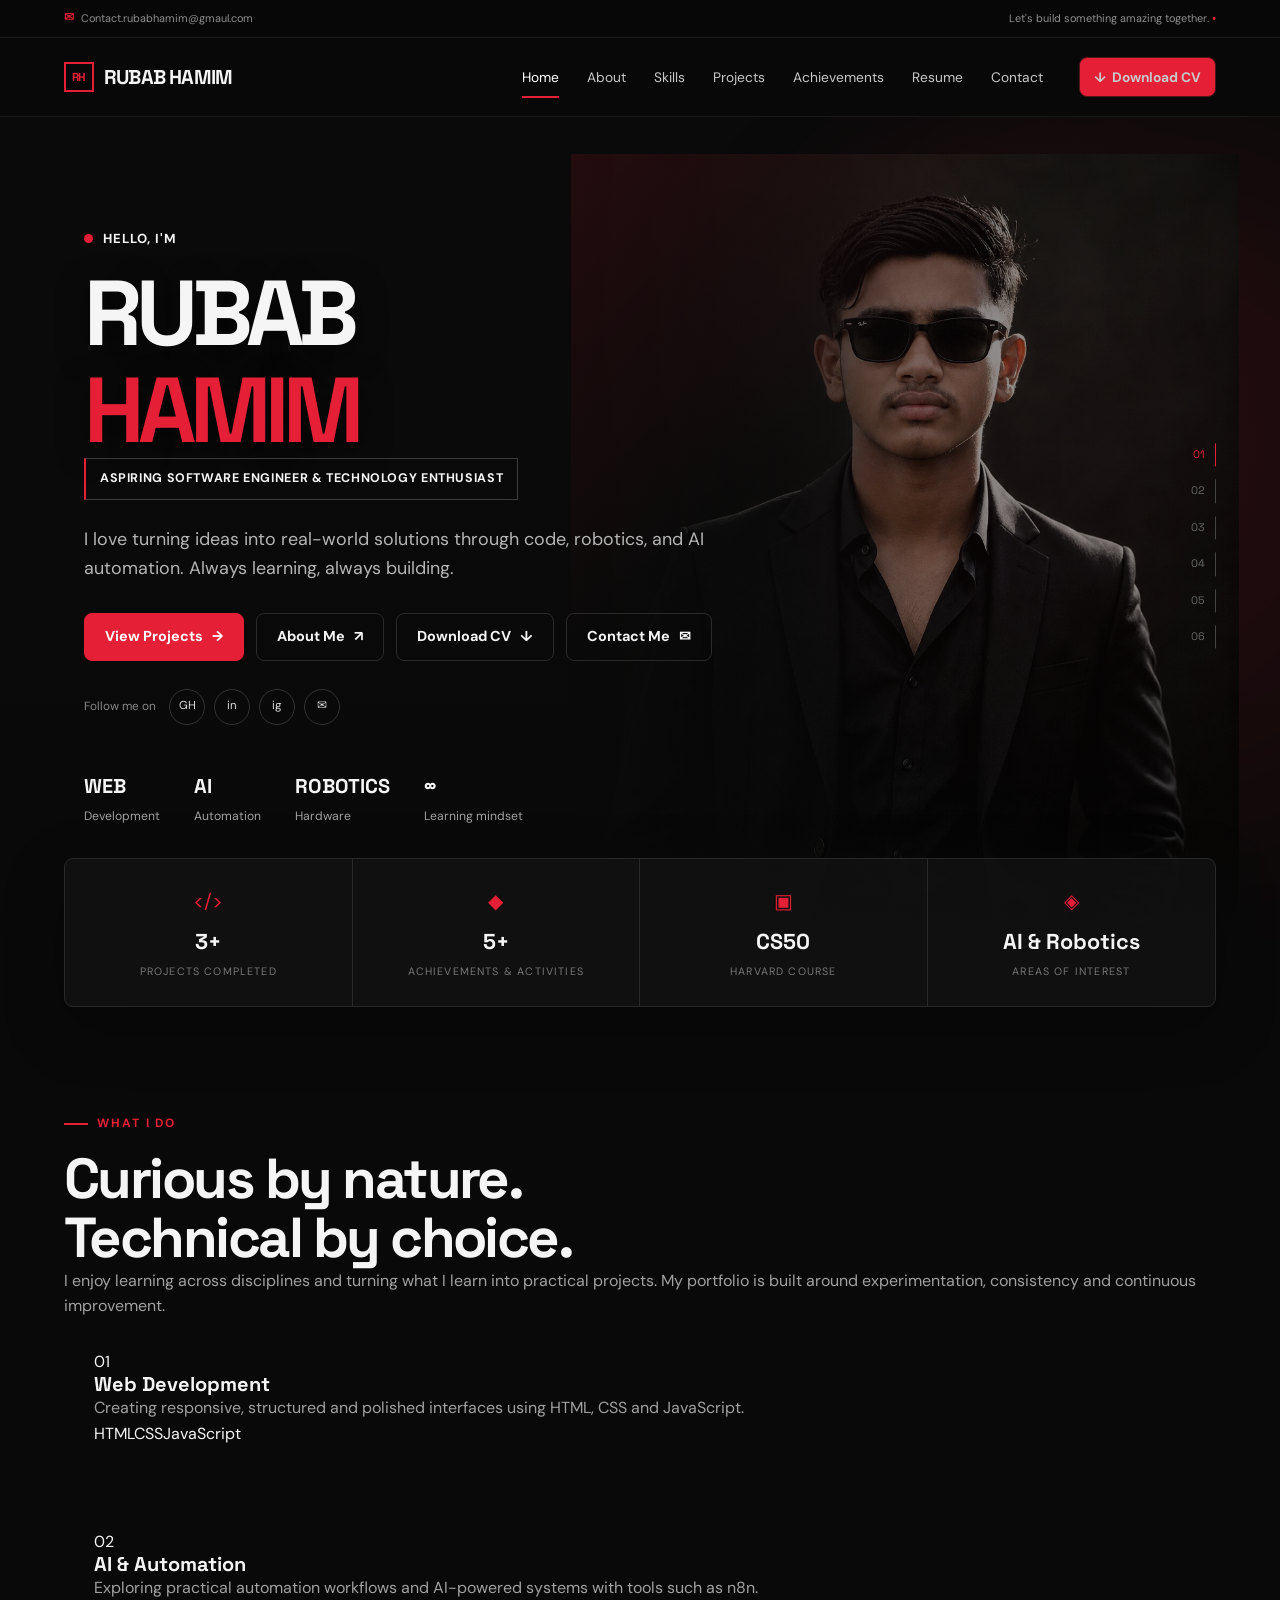
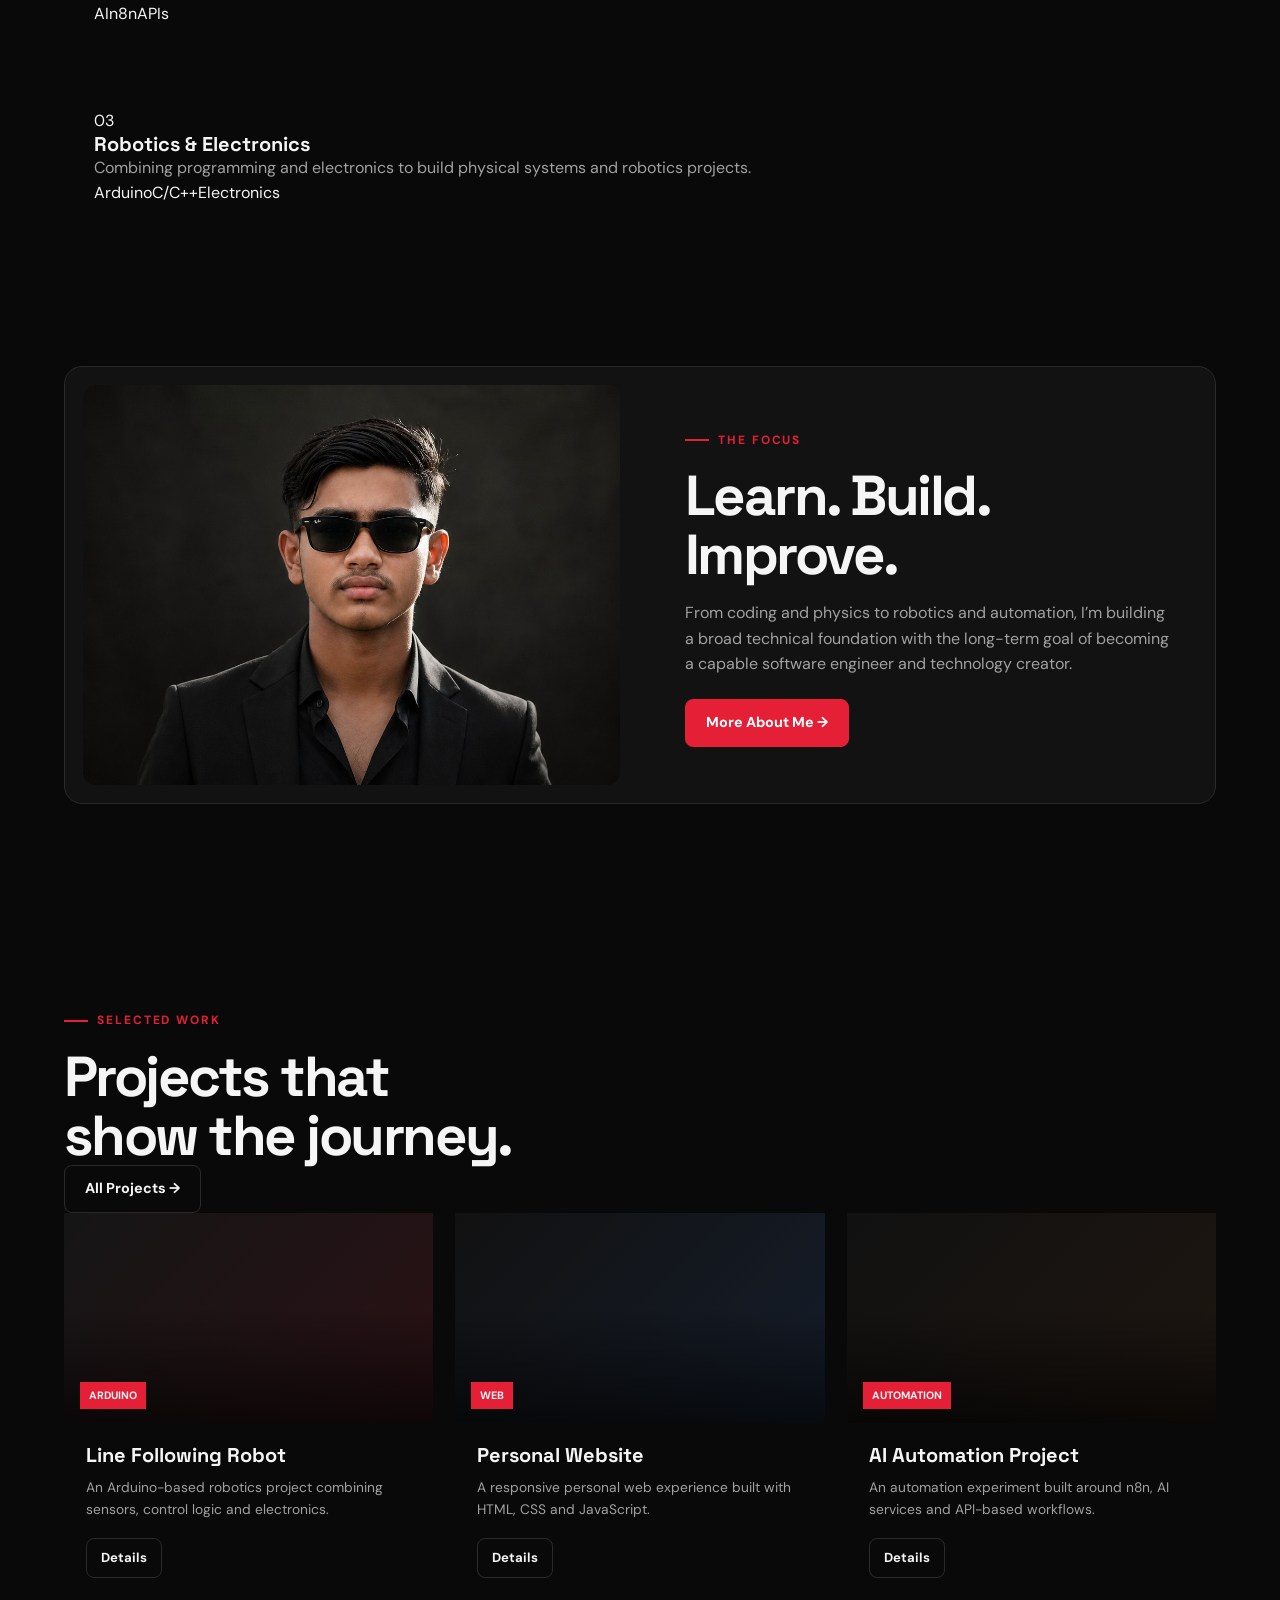
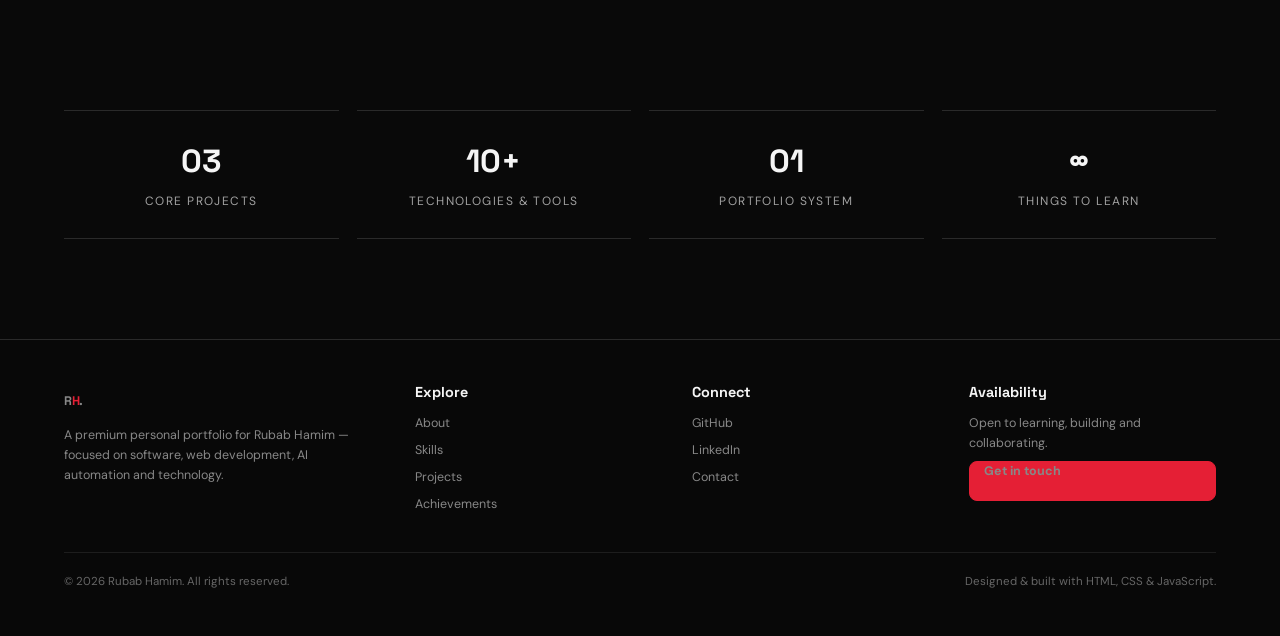
<file: index.html>
<!DOCTYPE html>
<html lang="en">
<head>
<meta charset="UTF-8">
<meta name="viewport" content="width=device-width, initial-scale=1.0">
<meta name="description" content="Home — Rubab Hamim, aspiring software engineer and technology enthusiast.">
<title>Home | Rubab Hamim</title>
<link rel="stylesheet" href="css/style.css">
</head>
<body>

<div class="top-strip">
  <div class="container">
    <div class="top-contact">
      <span><b>✉</b> Contact.rubabhamim@gmaul.com</span>
      <span><b></b></span>
    </div>
    <span>Let's build something amazing together. <b style="color:var(--red)">•</b></span>
  </div>
</div>
<header class="site-header home-nav">
  <div class="container nav">
    <a class="logo" href="index.html"><span class="mark">RH</span> RUBAB HAMIM</a>
    <button class="menu-btn" aria-label="Open navigation" aria-expanded="false">☰</button>
    <nav class="nav-links">
      <a class="active" href="index.html">Home</a>
      <a href="about.html">About</a>
      <a href="skills.html">Skills</a>
      <a href="projects.html">Projects</a>
      <a href="achievements.html">Achievements</a>
      <a href="resume.html">Resume</a>
      <a href="contact.html">Contact</a>
      <a class="btn btn-primary btn-small nav-cta" href="resume.html">↓ &nbsp;Download CV</a>
    </nav>
  </div>
</header>


<main>
<section class="hero hero-reference">
  <div class="container hero-grid">
    <div class="hero-copy reveal">
      <div class="hero-kicker">Hello, I'm</div>
      <h1>Rubab<br><span class="hero-title-red">Hamim</span></h1>
      <div class="hero-role">Aspiring Software Engineer &amp; Technology Enthusiast</div>
      <p>I love turning ideas into real-world solutions through code, robotics, and AI automation. Always learning, always building.</p>
      <div class="hero-actions">
        <a class="btn btn-primary" href="projects.html">View Projects &nbsp; →</a>
        <a class="btn btn-ghost" href="about.html">About Me &nbsp; ↗</a>
        <a class="btn btn-ghost" href="resume.html">Download CV &nbsp; ↓</a>
        <a class="btn btn-ghost" href="contact.html">Contact Me &nbsp; ✉</a>
      </div>
      <div class="social-row">
        <span>Follow me on</span>
        <a class="social-btn" href="#" aria-label="GitHub placeholder">GH</a>
        <a class="social-btn" href="#" aria-label="LinkedIn placeholder">in</a>
        <a class="social-btn" href="#" aria-label="Instagram placeholder">ig</a>
        <a class="social-btn" href="contact.html" aria-label="Email">✉</a>
      </div>
      <div class="hero-meta">
        <div class="meta"><strong>WEB</strong><span>Development</span></div>
        <div class="meta"><strong>AI</strong><span>Automation</span></div>
        <div class="meta"><strong>ROBOTICS</strong><span>Hardware</span></div>
        <div class="meta"><strong>∞</strong><span>Learning mindset</span></div>
      </div>
    </div>

    <div class="hero-photo" aria-hidden="true">
      <div class="photo-frame"><img src="assets/images/profile.png" alt=""></div>
    </div>

    <div class="hero-side-nav" aria-hidden="true">
      <span class="active">01</span><span>02</span><span>03</span><span>04</span><span>05</span><span>06</span>
    </div>
  </div>
</section>

<section class="reference-stats">
  <div class="container">
    <div class="stats-panel">
      <div class="reference-stat"><div class="stat-icon">&lt;/&gt;</div><strong>3+</strong><span>Projects completed</span></div>
      <div class="reference-stat"><div class="stat-icon">◆</div><strong>5+</strong><span>Achievements &amp; activities</span></div>
      <div class="reference-stat"><div class="stat-icon">▣</div><strong>CS50</strong><span>Harvard course</span></div>
      <div class="reference-stat"><div class="stat-icon">◈</div><strong>AI &amp; Robotics</strong><span>Areas of interest</span></div>
    </div>
  </div>
</section>



<section class="section">
  <div class="container">
    <div class="section-head reveal">
      <div><span class="eyebrow">What I do</span><h2>Curious by nature.<br>Technical by choice.</h2></div>
      <p>I enjoy learning across disciplines and turning what I learn into practical projects. My portfolio is built around experimentation, consistency and continuous improvement.</p>
    </div>
    <div class="grid cards">
      <article class="card reveal"><div class="icon-box">01</div><h3>Web Development</h3><p>Creating responsive, structured and polished interfaces using HTML, CSS and JavaScript.</p><div class="tag-list"><span class="tag">HTML</span><span class="tag">CSS</span><span class="tag">JavaScript</span></div></article>
      <article class="card reveal"><div class="icon-box">02</div><h3>AI & Automation</h3><p>Exploring practical automation workflows and AI-powered systems with tools such as n8n.</p><div class="tag-list"><span class="tag">AI</span><span class="tag">n8n</span><span class="tag">APIs</span></div></article>
      <article class="card reveal"><div class="icon-box">03</div><h3>Robotics & Electronics</h3><p>Combining programming and electronics to build physical systems and robotics projects.</p><div class="tag-list"><span class="tag">Arduino</span><span class="tag">C/C++</span><span class="tag">Electronics</span></div></article>
    </div>
  </div>
</section>

<section class="section" style="padding-top:30px">
  <div class="container">
    <div class="feature reveal">
      <div class="feature-image"><img src="assets/images/profile.png" alt="Rubab Hamim portrait"></div>
      <div class="feature-copy">
        <span class="eyebrow">The focus</span>
        <h2>Learn. Build.<br>Improve.</h2>
        <p>From coding and physics to robotics and automation, I’m building a broad technical foundation with the long-term goal of becoming a capable software engineer and technology creator.</p>
        <a class="btn btn-primary" href="about.html">More About Me →</a>
      </div>
    </div>
  </div>
</section>

<section class="section">
  <div class="container">
    <div class="section-head reveal"><div><span class="eyebrow">Selected work</span><h2>Projects that<br>show the journey.</h2></div><a class="btn btn-ghost" href="projects.html">All Projects →</a></div>
    <div class="grid project-grid">
      <article class="card project-card reveal"><div class="project-image" style="background:linear-gradient(135deg,#151515,#2b1115)"><div class="project-label">Arduino</div></div><div class="project-body"><h3>Line Following Robot</h3><p>An Arduino-based robotics project combining sensors, control logic and electronics.</p><div class="project-links"><a class="btn btn-ghost btn-small" href="projects.html">Details</a></div></div></article>
      <article class="card project-card reveal"><div class="project-image" style="background:linear-gradient(135deg,#111,#151d2b)"><div class="project-label">Web</div></div><div class="project-body"><h3>Personal Website</h3><p>A responsive personal web experience built with HTML, CSS and JavaScript.</p><div class="project-links"><a class="btn btn-ghost btn-small" href="projects.html">Details</a></div></div></article>
      <article class="card project-card reveal"><div class="project-image" style="background:linear-gradient(135deg,#111,#1e1610)"><div class="project-label">Automation</div></div><div class="project-body"><h3>AI Automation Project</h3><p>An automation experiment built around n8n, AI services and API-based workflows.</p><div class="project-links"><a class="btn btn-ghost btn-small" href="projects.html">Details</a></div></div></article>
    </div>
  </div>
</section>

<section class="section" style="padding-top:10px">
  <div class="container">
    <div class="grid stats">
      <div class="stat reveal"><strong>03</strong><span>Core Projects</span></div>
      <div class="stat reveal"><strong>10+</strong><span>Technologies & Tools</span></div>
      <div class="stat reveal"><strong>01</strong><span>Portfolio System</span></div>
      <div class="stat reveal"><strong>∞</strong><span>Things to Learn</span></div>
    </div>
  </div>
</section>
</main>


<footer class="footer">
  <div class="container">
    <div class="footer-grid">
      <div>
        <a class="logo" href="index.html">R<span>H</span>.</a>
        <p style="max-width:310px;margin-top:14px">A premium personal portfolio for Rubab Hamim — focused on software, web development, AI automation and technology.</p>
      </div>
      <div><h4>Explore</h4><a href="about.html">About</a><a href="skills.html">Skills</a><a href="projects.html">Projects</a><a href="achievements.html">Achievements</a></div>
      <div><h4>Connect</h4><a href="#" aria-label="GitHub placeholder">GitHub</a><a href="#" aria-label="LinkedIn placeholder">LinkedIn</a><a href="contact.html">Contact</a></div>
      <div><h4>Availability</h4><p>Open to learning, building and collaborating.</p><a class="btn btn-primary btn-small" href="contact.html">Get in touch</a></div>
    </div>
    <div class="footer-bottom"><span>© <span data-year></span> Rubab Hamim. All rights reserved.</span><span>Designed & built with HTML, CSS & JavaScript.</span></div>
  </div>
</footer>

<script src="js/script.js"></script>
</body>
</html>
</file>
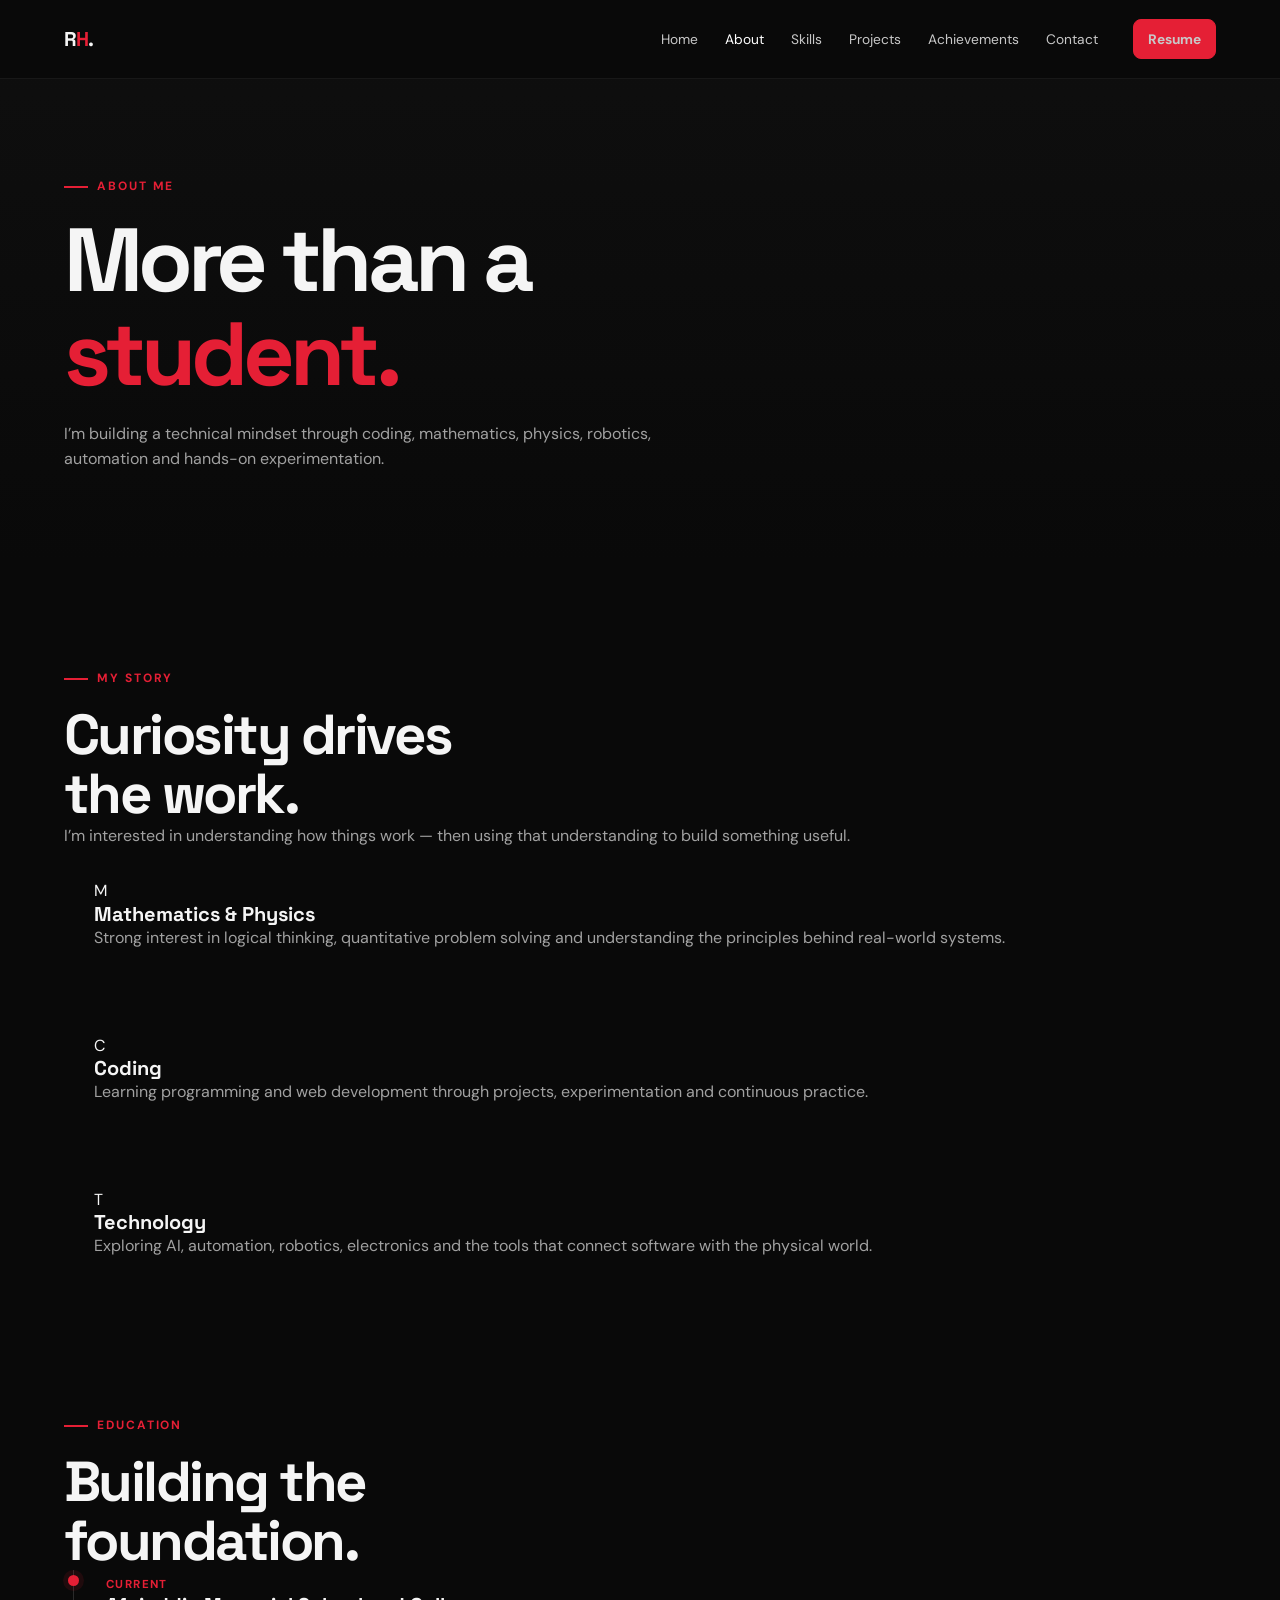
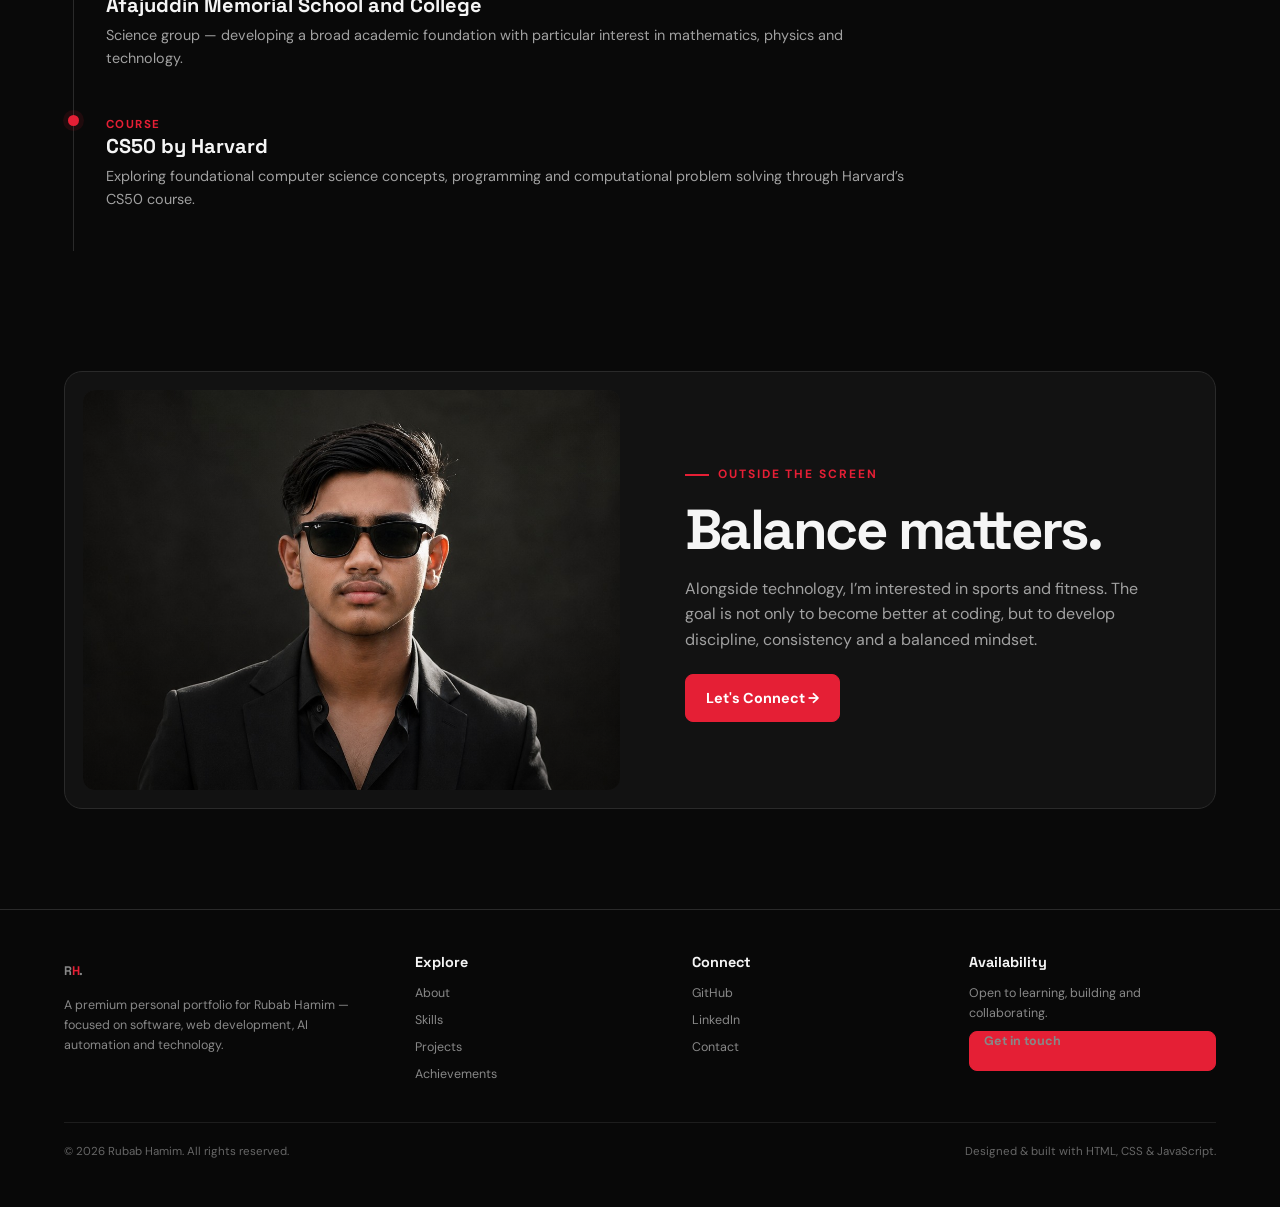
<file: about.html>
<!DOCTYPE html>
<html lang="en">
<head>
<meta charset="UTF-8">
<meta name="viewport" content="width=device-width, initial-scale=1.0">
<meta name="description" content="About — Rubab Hamim, aspiring software engineer and technology enthusiast.">
<title>About | Rubab Hamim</title>
<link rel="stylesheet" href="css/style.css">
</head>
<body>

<header class="site-header">
  <div class="container nav">
    <a class="logo" href="index.html">R<span>H</span>.</a>
    <button class="menu-btn" aria-label="Open navigation" aria-expanded="false">☰</button>
    <nav class="nav-links">
      <a class="" href="index.html">Home</a>
      <a class="active" href="about.html">About</a>
      <a class="" href="skills.html">Skills</a>
      <a class="" href="projects.html">Projects</a>
      <a class="" href="achievements.html">Achievements</a>
      <a class="" href="contact.html">Contact</a>
      <a class="btn btn-primary btn-small nav-cta" href="resume.html">Resume</a>
    </nav>
  </div>
</header>


<main>
<section class="page-hero"><div class="container reveal"><span class="eyebrow">About me</span><h1>More than a<br><span style="color:var(--red)">student.</span></h1><p>I’m building a technical mindset through coding, mathematics, physics, robotics, automation and hands-on experimentation.</p></div></section>
<section class="section"><div class="container">
  <div class="section-head reveal"><div><span class="eyebrow">My story</span><h2>Curiosity drives<br>the work.</h2></div><p>I’m interested in understanding how things work — then using that understanding to build something useful.</p></div>
  <div class="grid cards">
    <article class="card reveal"><div class="icon-box">M</div><h3>Mathematics & Physics</h3><p>Strong interest in logical thinking, quantitative problem solving and understanding the principles behind real-world systems.</p></article>
    <article class="card reveal"><div class="icon-box">C</div><h3>Coding</h3><p>Learning programming and web development through projects, experimentation and continuous practice.</p></article>
    <article class="card reveal"><div class="icon-box">T</div><h3>Technology</h3><p>Exploring AI, automation, robotics, electronics and the tools that connect software with the physical world.</p></article>
  </div>
</div></section>
<section class="section" style="padding-top:20px"><div class="container">
  <div class="section-head reveal"><div><span class="eyebrow">Education</span><h2>Building the<br>foundation.</h2></div></div>
  <div class="timeline">
    <div class="timeline-item reveal"><span class="year">Current</span><h3>Afajuddin Memorial School and College</h3><p>Science group — developing a broad academic foundation with particular interest in mathematics, physics and technology.</p></div>
    <div class="timeline-item reveal"><span class="year">Course</span><h3>CS50 by Harvard</h3><p>Exploring foundational computer science concepts, programming and computational problem solving through Harvard’s CS50 course.</p></div>
  </div>
</div></section>
<section class="section" style="padding-top:20px"><div class="container">
  <div class="feature reveal">
    <div class="feature-image"><img src="assets/images/profile.png" alt="Rubab Hamim"></div>
    <div class="feature-copy"><span class="eyebrow">Outside the screen</span><h2>Balance matters.</h2><p>Alongside technology, I’m interested in sports and fitness. The goal is not only to become better at coding, but to develop discipline, consistency and a balanced mindset.</p><a class="btn btn-primary" href="contact.html">Let's Connect →</a></div>
  </div>
</div></section>
</main>


<footer class="footer">
  <div class="container">
    <div class="footer-grid">
      <div>
        <a class="logo" href="index.html">R<span>H</span>.</a>
        <p style="max-width:310px;margin-top:14px">A premium personal portfolio for Rubab Hamim — focused on software, web development, AI automation and technology.</p>
      </div>
      <div><h4>Explore</h4><a href="about.html">About</a><a href="skills.html">Skills</a><a href="projects.html">Projects</a><a href="achievements.html">Achievements</a></div>
      <div><h4>Connect</h4><a href="#" aria-label="GitHub placeholder">GitHub</a><a href="#" aria-label="LinkedIn placeholder">LinkedIn</a><a href="contact.html">Contact</a></div>
      <div><h4>Availability</h4><p>Open to learning, building and collaborating.</p><a class="btn btn-primary btn-small" href="contact.html">Get in touch</a></div>
    </div>
    <div class="footer-bottom"><span>© <span data-year></span> Rubab Hamim. All rights reserved.</span><span>Designed & built with HTML, CSS & JavaScript.</span></div>
  </div>
</footer>

<script src="js/script.js"></script>
</body>
</html>
</file>
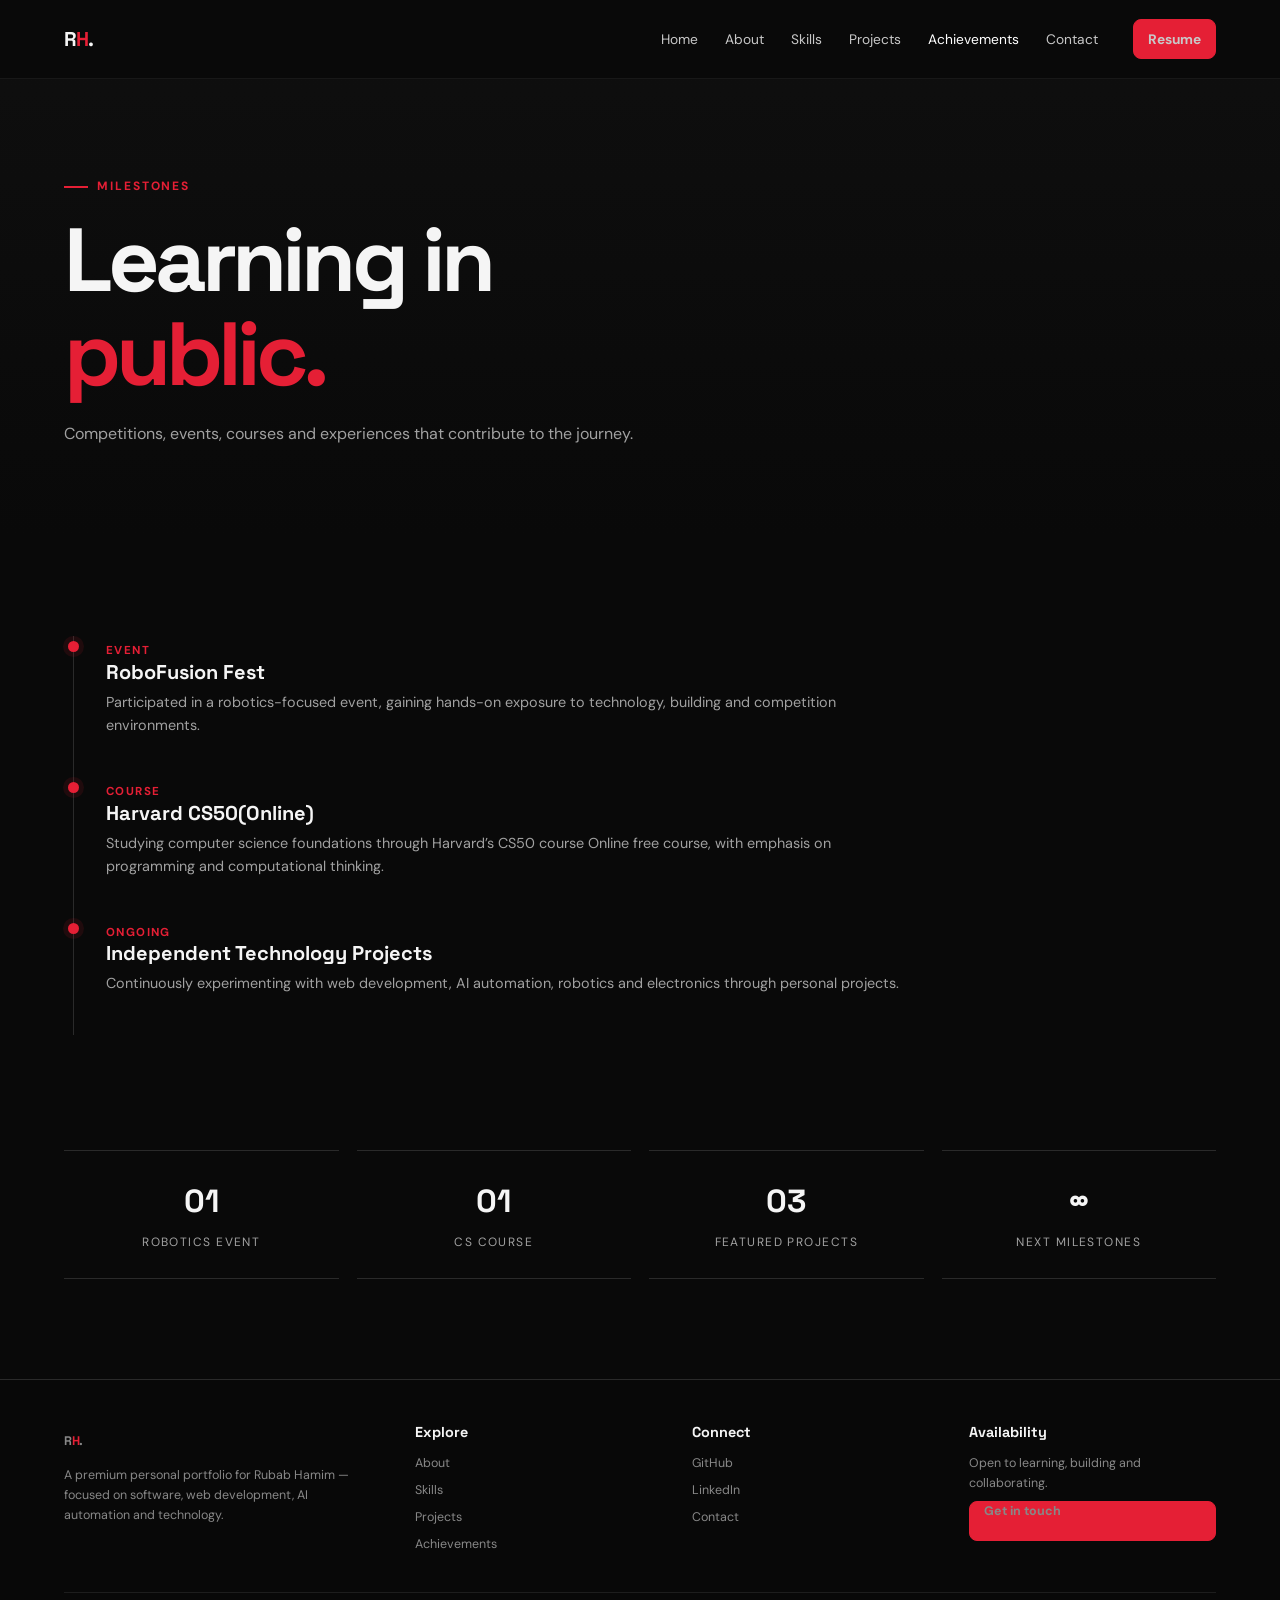
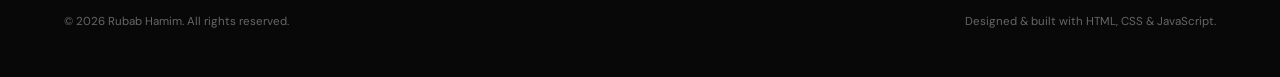
<file: achievements.html>
<!DOCTYPE html>
<html lang="en">
<head>
<meta charset="UTF-8">
<meta name="viewport" content="width=device-width, initial-scale=1.0">
<meta name="description" content="Achievements — Rubab Hamim, aspiring software engineer and technology enthusiast.">
<title>Achievements | Rubab Hamim</title>
<link rel="stylesheet" href="css/style.css">
</head>
<body>

<header class="site-header">
  <div class="container nav">
    <a class="logo" href="index.html">R<span>H</span>.</a>
    <button class="menu-btn" aria-label="Open navigation" aria-expanded="false">☰</button>
    <nav class="nav-links">
      <a class="" href="index.html">Home</a>
      <a class="" href="about.html">About</a>
      <a class="" href="skills.html">Skills</a>
      <a class="" href="projects.html">Projects</a>
      <a class="active" href="achievements.html">Achievements</a>
      <a class="" href="contact.html">Contact</a>
      <a class="btn btn-primary btn-small nav-cta" href="resume.html">Resume</a>
    </nav>
  </div>
</header>


<main>
<section class="page-hero"><div class="container reveal"><span class="eyebrow">Milestones</span><h1>Learning in<br><span style="color:var(--red)">public.</span></h1><p>Competitions, events, courses and experiences that contribute to the journey.</p></div></section>
<section class="section"><div class="container">
  <div class="timeline">
    <div class="timeline-item reveal"><span class="year">Event</span><h3>RoboFusion Fest</h3><p>Participated in a robotics-focused event, gaining hands-on exposure to technology, building and competition environments.</p></div>
    <div class="timeline-item reveal"><span class="year">Course</span><h3>Harvard CS50(Online)</h3><p>Studying computer science foundations through Harvard’s CS50 course Online free course, with emphasis on programming and computational thinking.</p></div>
    <div class="timeline-item reveal"><span class="year">Ongoing</span><h3>Independent Technology Projects</h3><p>Continuously experimenting with web development, AI automation, robotics and electronics through personal projects.</p></div>
  </div>
</div></section>
<section class="section" style="padding-top:15px"><div class="container"><div class="grid stats"><div class="stat reveal"><strong>01</strong><span>Robotics Event</span></div><div class="stat reveal"><strong>01</strong><span>CS Course</span></div><div class="stat reveal"><strong>03</strong><span>Featured Projects</span></div><div class="stat reveal"><strong>∞</strong><span>Next Milestones</span></div></div></div></section>
</main>


<footer class="footer">
  <div class="container">
    <div class="footer-grid">
      <div>
        <a class="logo" href="index.html">R<span>H</span>.</a>
        <p style="max-width:310px;margin-top:14px">A premium personal portfolio for Rubab Hamim — focused on software, web development, AI automation and technology.</p>
      </div>
      <div><h4>Explore</h4><a href="about.html">About</a><a href="skills.html">Skills</a><a href="projects.html">Projects</a><a href="achievements.html">Achievements</a></div>
      <div><h4>Connect</h4><a href="#" aria-label="GitHub placeholder">GitHub</a><a href="#" aria-label="LinkedIn placeholder">LinkedIn</a><a href="contact.html">Contact</a></div>
      <div><h4>Availability</h4><p>Open to learning, building and collaborating.</p><a class="btn btn-primary btn-small" href="contact.html">Get in touch</a></div>
    </div>
    <div class="footer-bottom"><span>© <span data-year></span> Rubab Hamim. All rights reserved.</span><span>Designed & built with HTML, CSS & JavaScript.</span></div>
  </div>
</footer>

<script src="js/script.js"></script>
</body>
</html>
</file>
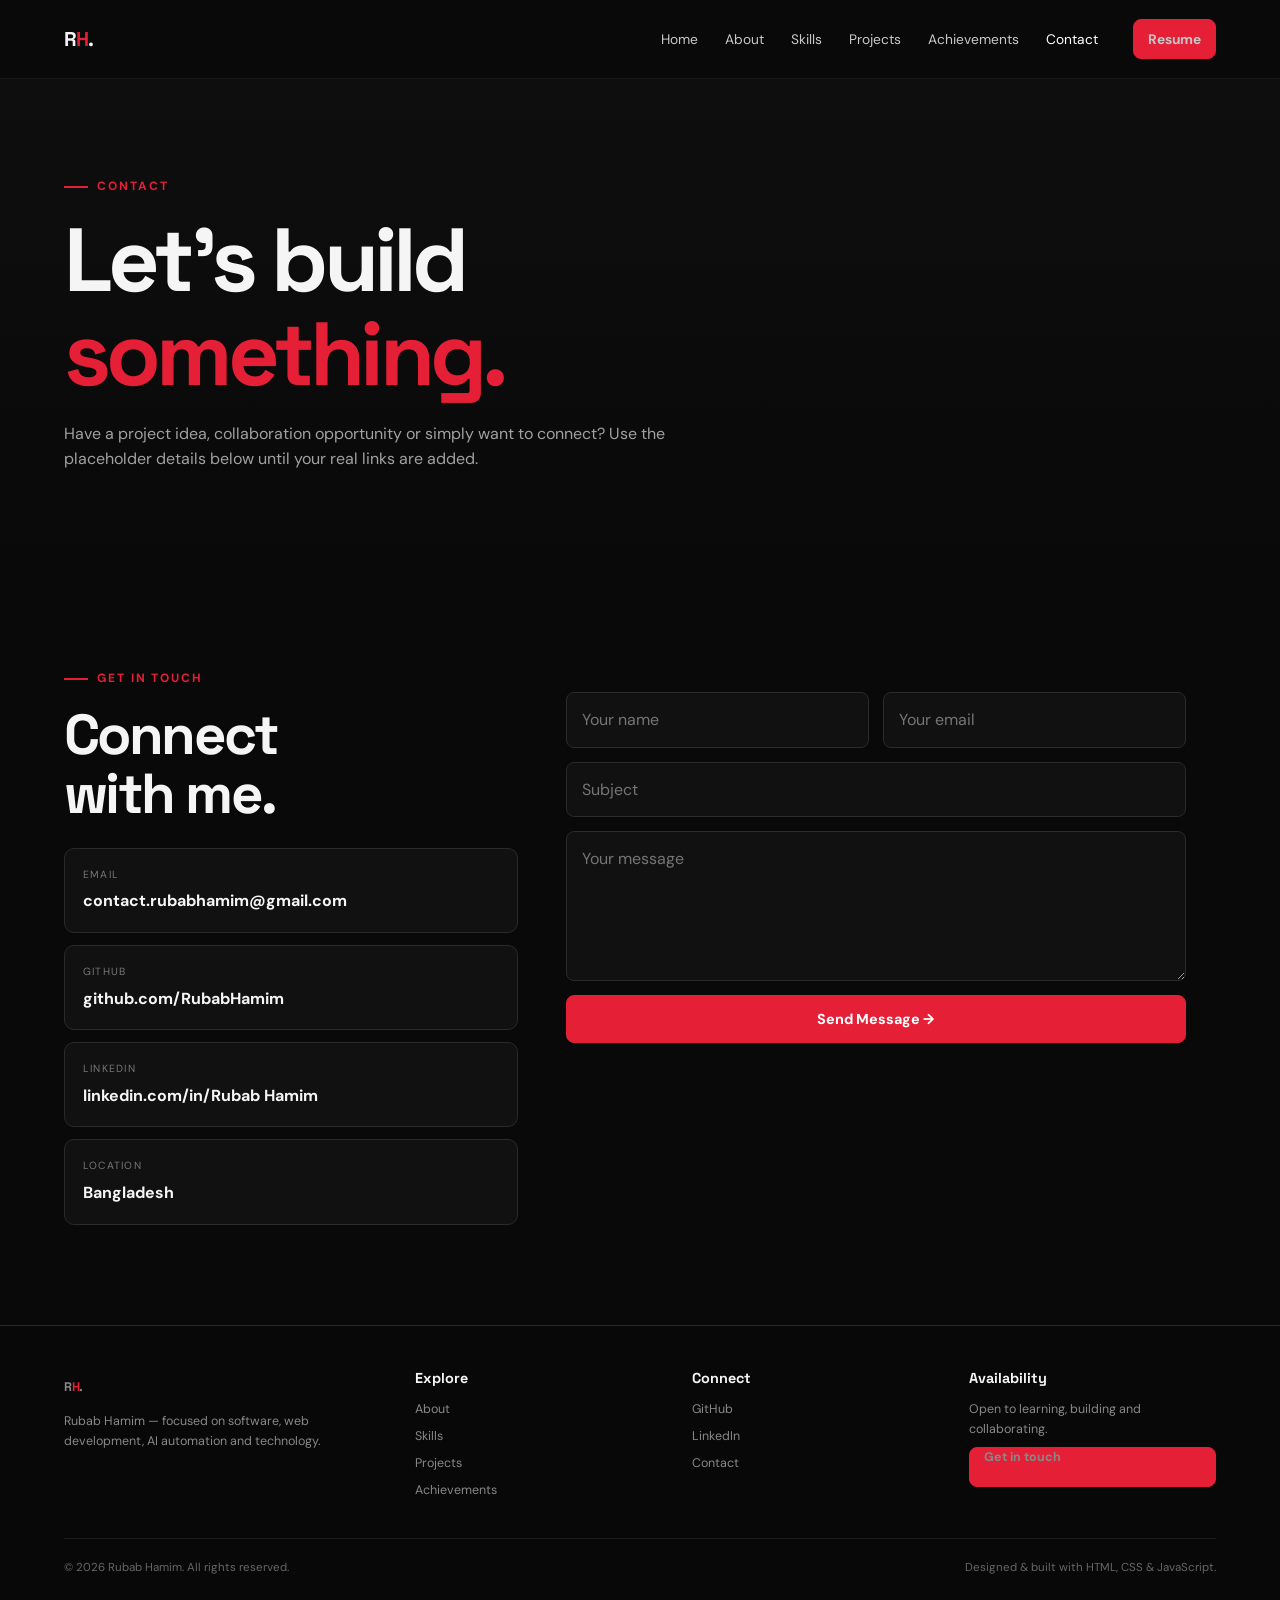
<file: contact.html>
<!DOCTYPE html>
<html lang="en">
<head>
<meta charset="UTF-8">
<meta name="viewport" content="width=device-width, initial-scale=1.0">
<meta name="description" content="Contact — Rubab Hamim, aspiring software engineer and technology enthusiast.">
<title>Contact | Rubab Hamim</title>
<link rel="stylesheet" href="css/style.css">
</head>
<body>

<header class="site-header">
  <div class="container nav">
    <a class="logo" href="index.html">R<span>H</span>.</a>
    <button class="menu-btn" aria-label="Open navigation" aria-expanded="false">☰</button>
    <nav class="nav-links">
      <a class="" href="index.html">Home</a>
      <a class="" href="about.html">About</a>
      <a class="" href="skills.html">Skills</a>
      <a class="" href="projects.html">Projects</a>
      <a class="" href="achievements.html">Achievements</a>
      <a class="active" href="contact.html">Contact</a>
      <a class="btn btn-primary btn-small nav-cta" href="resume.html">Resume</a>
    </nav>
  </div>
</header>


<main>
<section class="page-hero"><div class="container reveal"><span class="eyebrow">Contact</span><h1>Let's build<br><span style="color:var(--red)">something.</span></h1><p>Have a project idea, collaboration opportunity or simply want to connect? Use the placeholder details below until your real links are added.</p></div></section>
<section class="section"><div class="container grid contact-grid">
  <div class="reveal">
    <span class="eyebrow">Get in touch</span><h2>Connect<br>with me.</h2>
    <div class="contact-list">
      <div class="contact-item"><small>Email</small><strong>contact.rubabhamim@gmail.com</strong></div>
      <div class="contact-item"><small>GitHub</small><strong>github.com/RubabHamim</strong></div>
      <div class="contact-item"><small>LinkedIn</small><strong>linkedin.com/in/Rubab Hamim</strong></div>
      <div class="contact-item"><small>Location</small><strong>Bangladesh</strong></div>
    </div>
  </div>
  <div class="card reveal">
    <form class="form" id="contactForm">
      <div class="form-row"><input required type="text" placeholder="Your name"><input required type="email" placeholder="Your email"></div>
      <input type="text" placeholder="Subject">
      <textarea required placeholder="Your message"></textarea>
      <button class="btn btn-primary" type="submit">Send Message →</button>
      <p style="font-size:.72rem"></p>
    </form>
  </div>
</div></section>
</main>
<div class="toast"></div>


<footer class="footer">
  <div class="container">
    <div class="footer-grid">
      <div>
        <a class="logo" href="index.html">R<span>H</span>.</a>
        <p style="max-width:310px;margin-top:14px">Rubab Hamim — focused on software, web development, AI automation and technology.</p>
      </div>
      <div><h4>Explore</h4><a href="about.html">About</a><a href="skills.html">Skills</a><a href="projects.html">Projects</a><a href="achievements.html">Achievements</a></div>
      <div><h4>Connect</h4><a href="#" aria-label="GitHub placeholder">GitHub</a><a href="#" aria-label="LinkedIn placeholder">LinkedIn</a><a href="contact.html">Contact</a></div>
      <div><h4>Availability</h4><p>Open to learning, building and collaborating.</p><a class="btn btn-primary btn-small" href="contact.html">Get in touch</a></div>
    </div>
    <div class="footer-bottom"><span>© <span data-year></span> Rubab Hamim. All rights reserved.</span><span>Designed & built with HTML, CSS & JavaScript.</span></div>
  </div>
</footer>

<script src="js/script.js"></script>
</body>
</html>
</file>
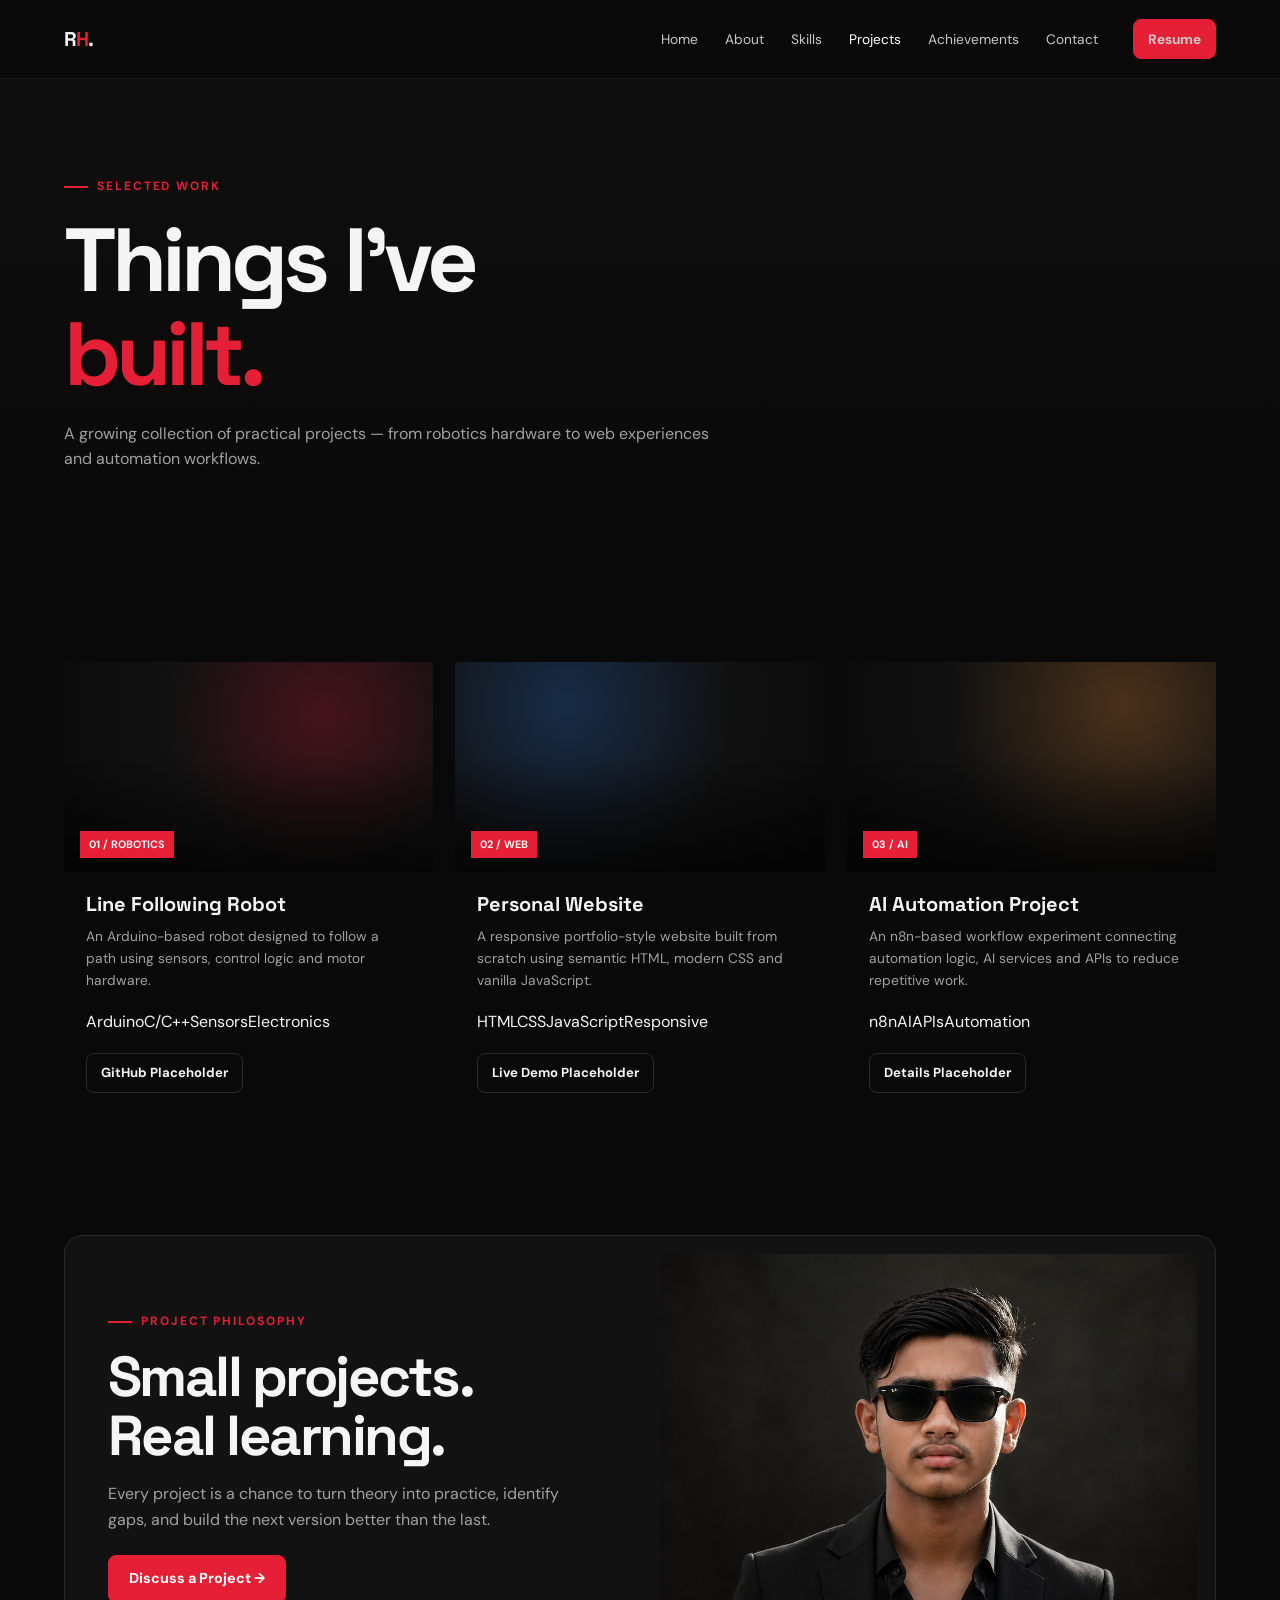
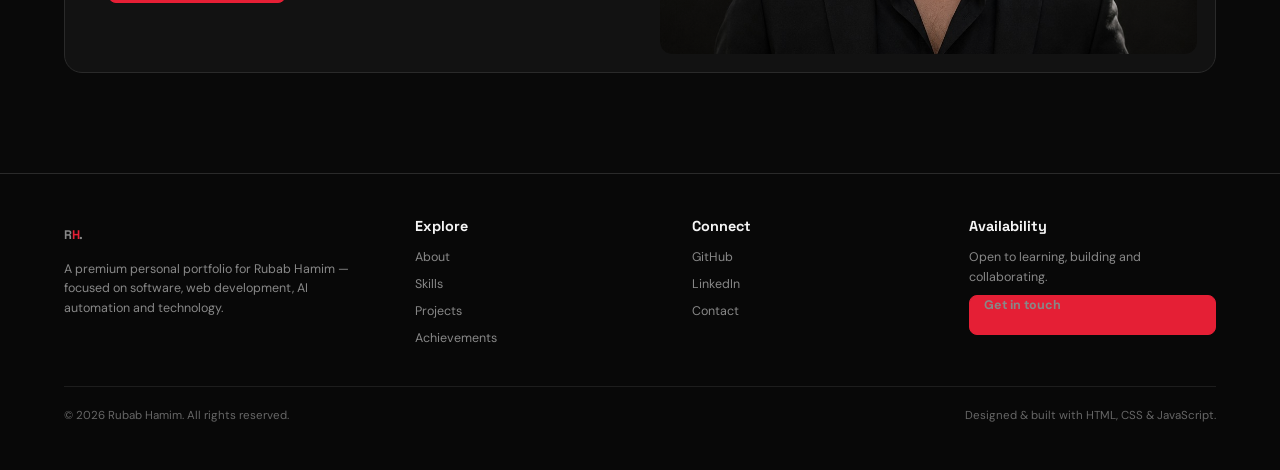
<file: projects.html>
<!DOCTYPE html>
<html lang="en">
<head>
<meta charset="UTF-8">
<meta name="viewport" content="width=device-width, initial-scale=1.0">
<meta name="description" content="Projects — Rubab Hamim, aspiring software engineer and technology enthusiast.">
<title>Projects | Rubab Hamim</title>
<link rel="stylesheet" href="css/style.css">
</head>
<body>

<header class="site-header">
  <div class="container nav">
    <a class="logo" href="index.html">R<span>H</span>.</a>
    <button class="menu-btn" aria-label="Open navigation" aria-expanded="false">☰</button>
    <nav class="nav-links">
      <a class="" href="index.html">Home</a>
      <a class="" href="about.html">About</a>
      <a class="" href="skills.html">Skills</a>
      <a class="active" href="projects.html">Projects</a>
      <a class="" href="achievements.html">Achievements</a>
      <a class="" href="contact.html">Contact</a>
      <a class="btn btn-primary btn-small nav-cta" href="resume.html">Resume</a>
    </nav>
  </div>
</header>


<main>
<section class="page-hero"><div class="container reveal"><span class="eyebrow">Selected work</span><h1>Things I've<br><span style="color:var(--red)">built.</span></h1><p>A growing collection of practical projects — from robotics hardware to web experiences and automation workflows.</p></div></section>
<section class="section"><div class="container">
  <div class="grid project-grid">
    <article class="card project-card reveal"><div class="project-image" style="background:radial-gradient(circle at 70% 25%,#45131b,#111 52%,#090909)"><div class="project-label">01 / Robotics</div></div><div class="project-body"><h3>Line Following Robot</h3><p>An Arduino-based robot designed to follow a path using sensors, control logic and motor hardware.</p><div class="tag-list"><span class="tag">Arduino</span><span class="tag">C/C++</span><span class="tag">Sensors</span><span class="tag">Electronics</span></div><div class="project-links" style="margin-top:18px"><a class="btn btn-ghost btn-small" href="#" onclick="return false">GitHub Placeholder</a></div></div></article>
    <article class="card project-card reveal"><div class="project-image" style="background:radial-gradient(circle at 30% 20%,#182c47,#101010 55%,#090909)"><div class="project-label">02 / Web</div></div><div class="project-body"><h3>Personal Website</h3><p>A responsive portfolio-style website built from scratch using semantic HTML, modern CSS and vanilla JavaScript.</p><div class="tag-list"><span class="tag">HTML</span><span class="tag">CSS</span><span class="tag">JavaScript</span><span class="tag">Responsive</span></div><div class="project-links" style="margin-top:18px"><a class="btn btn-ghost btn-small" href="#" onclick="return false">Live Demo Placeholder</a></div></div></article>
    <article class="card project-card reveal"><div class="project-image" style="background:radial-gradient(circle at 75% 20%,#49311b,#101010 55%,#090909)"><div class="project-label">03 / AI</div></div><div class="project-body"><h3>AI Automation Project</h3><p>An n8n-based workflow experiment connecting automation logic, AI services and APIs to reduce repetitive work.</p><div class="tag-list"><span class="tag">n8n</span><span class="tag">AI</span><span class="tag">APIs</span><span class="tag">Automation</span></div><div class="project-links" style="margin-top:18px"><a class="btn btn-ghost btn-small" href="#" onclick="return false">Details Placeholder</a></div></div></article>
  </div>
</div></section>
<section class="section" style="padding-top:20px"><div class="container"><div class="feature reveal"><div class="feature-copy"><span class="eyebrow">Project philosophy</span><h2>Small projects.<br>Real learning.</h2><p>Every project is a chance to turn theory into practice, identify gaps, and build the next version better than the last.</p><a class="btn btn-primary" href="contact.html">Discuss a Project →</a></div><div class="feature-image"><img src="assets/images/profile.png" alt="Rubab Hamim"></div></div></div></section>
</main>


<footer class="footer">
  <div class="container">
    <div class="footer-grid">
      <div>
        <a class="logo" href="index.html">R<span>H</span>.</a>
        <p style="max-width:310px;margin-top:14px">A premium personal portfolio for Rubab Hamim — focused on software, web development, AI automation and technology.</p>
      </div>
      <div><h4>Explore</h4><a href="about.html">About</a><a href="skills.html">Skills</a><a href="projects.html">Projects</a><a href="achievements.html">Achievements</a></div>
      <div><h4>Connect</h4><a href="#" aria-label="GitHub placeholder">GitHub</a><a href="#" aria-label="LinkedIn placeholder">LinkedIn</a><a href="contact.html">Contact</a></div>
      <div><h4>Availability</h4><p>Open to learning, building and collaborating.</p><a class="btn btn-primary btn-small" href="contact.html">Get in touch</a></div>
    </div>
    <div class="footer-bottom"><span>© <span data-year></span> Rubab Hamim. All rights reserved.</span><span>Designed & built with HTML, CSS & JavaScript.</span></div>
  </div>
</footer>

<script src="js/script.js"></script>
</body>
</html>
</file>
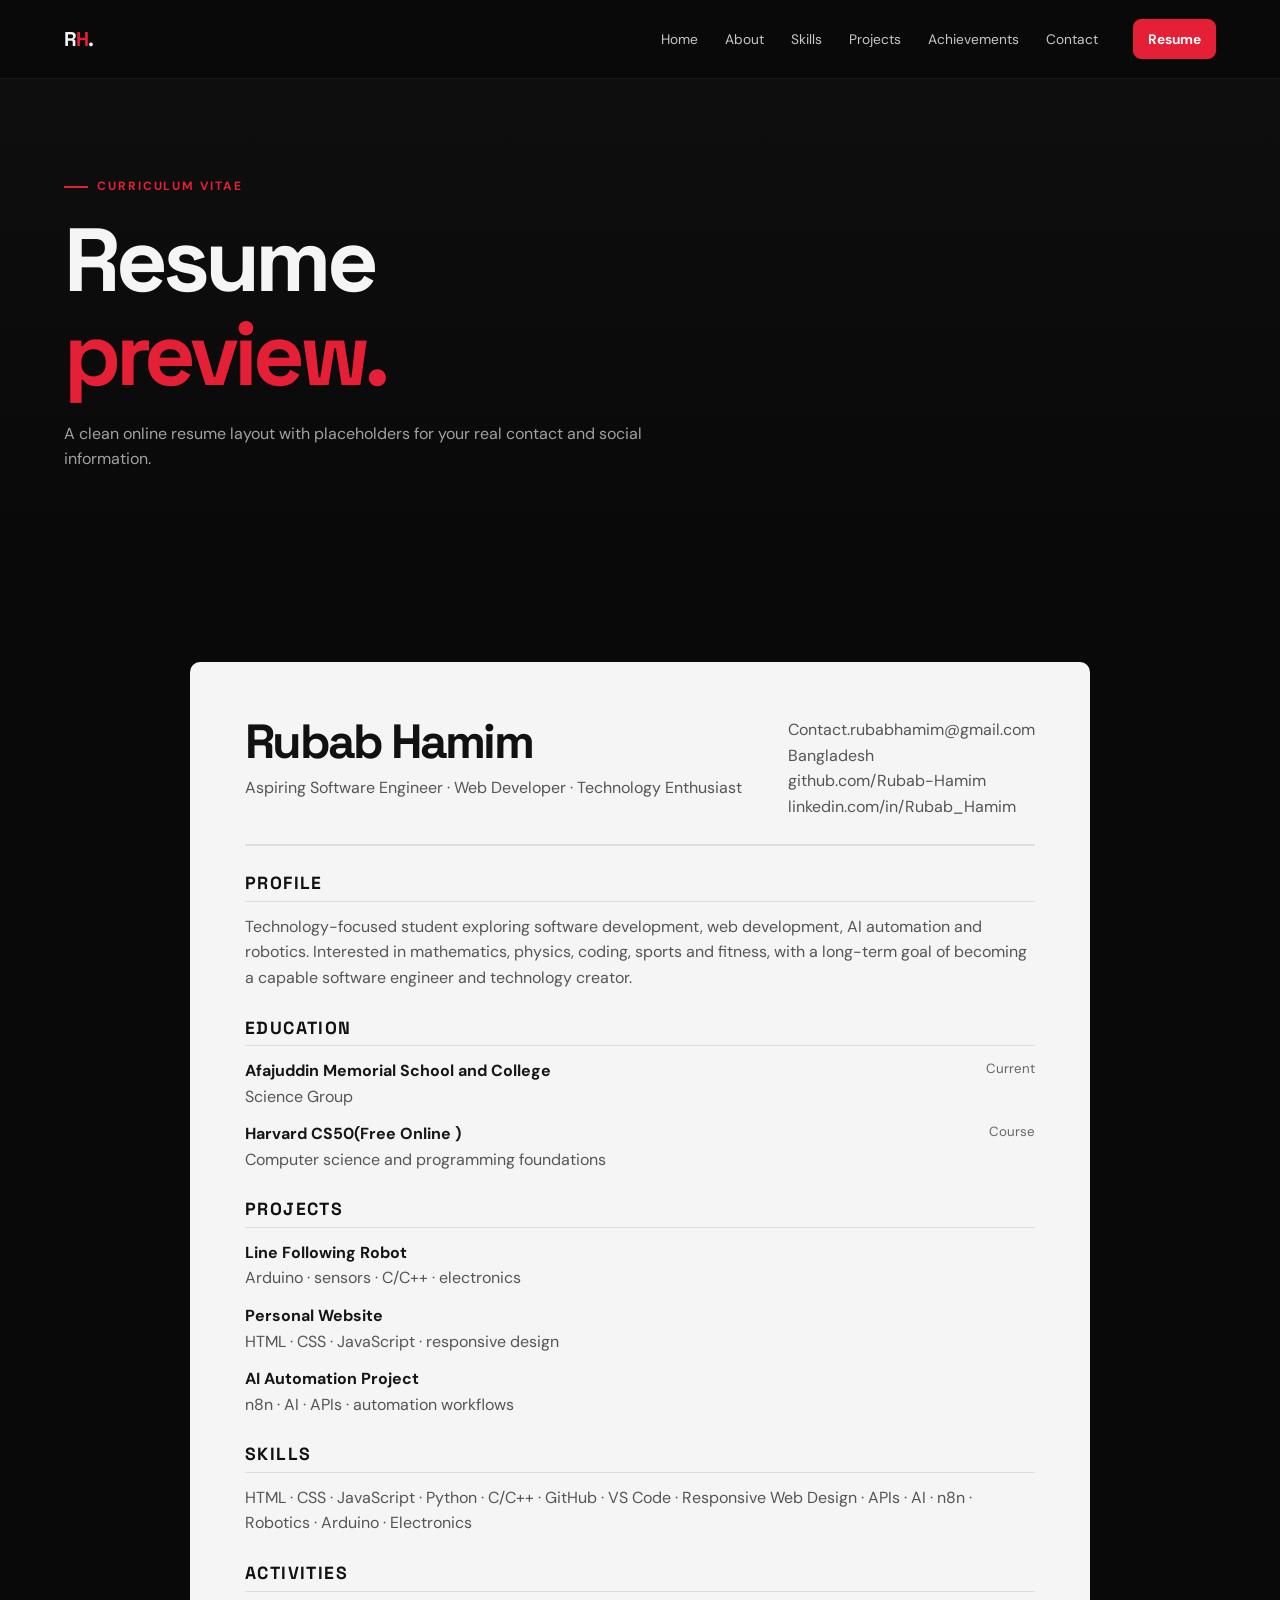
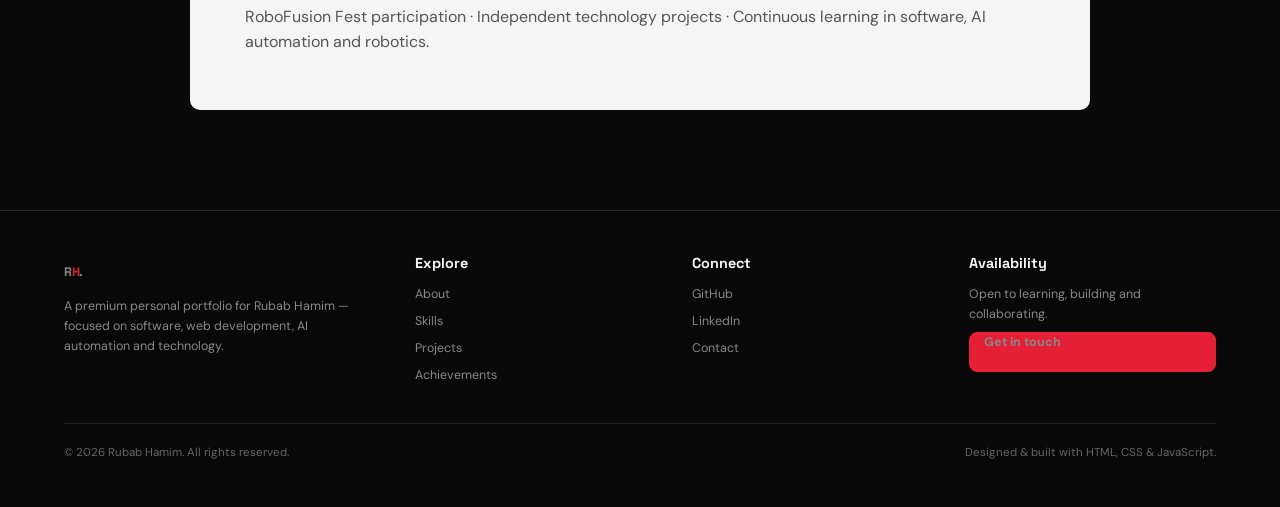
<file: resume.html>
<!DOCTYPE html>
<html lang="en">
<head>
<meta charset="UTF-8">
<meta name="viewport" content="width=device-width, initial-scale=1.0">
<meta name="description" content="Resume — Rubab Hamim, aspiring software engineer and technology enthusiast.">
<title>Resume | Rubab Hamim</title>
<link rel="stylesheet" href="css/style.css">
</head>
<body>

<header class="site-header">
  <div class="container nav">
    <a class="logo" href="index.html">R<span>H</span>.</a>
    <button class="menu-btn" aria-label="Open navigation" aria-expanded="false">☰</button>
    <nav class="nav-links">
      <a class="" href="index.html">Home</a>
      <a class="" href="about.html">About</a>
      <a class="" href="skills.html">Skills</a>
      <a class="" href="projects.html">Projects</a>
      <a class="" href="achievements.html">Achievements</a>
      <a class="" href="contact.html">Contact</a>
      <a class="btn btn-primary btn-small nav-cta" href="resume.html">Resume</a>
    </nav>
  </div>
</header>


<main>
<section class="page-hero"><div class="container reveal"><span class="eyebrow">Curriculum vitae</span><h1>Resume<br><span style="color:var(--red)">preview.</span></h1><p>A clean online resume layout with placeholders for your real contact and social information.</p></div></section>
<section class="section">
<div class="container">
  <div class="resume reveal">
    <div class="resume-head">
      <div><h1>Rubab Hamim</h1><p style="margin-top:8px">Aspiring Software Engineer · Web Developer · Technology Enthusiast</p></div>
      <div><p>Contact.rubabhamim@gmail.com<br>Bangladesh<br>github.com/Rubab-Hamim<br>linkedin.com/in/Rubab_Hamim</p></div>
    </div>
    <div class="resume-section"><h2>Profile</h2><p>Technology-focused student exploring software development, web development, AI automation and robotics. Interested in mathematics, physics, coding, sports and fitness, with a long-term goal of becoming a capable software engineer and technology creator.</p></div>
    <div class="resume-section"><h2>Education</h2><div class="resume-row"><div><strong>Afajuddin Memorial School and College</strong><p>Science Group</p></div><small>Current</small></div><div class="resume-row"><div><strong>Harvard CS50(Free Online )</strong><p>Computer science and programming foundations</p></div><small>Course</small></div></div>
    <div class="resume-section"><h2>Projects</h2><div class="resume-row"><div><strong>Line Following Robot</strong><p>Arduino · sensors · C/C++ · electronics</p></div></div><div class="resume-row"><div><strong>Personal Website</strong><p>HTML · CSS · JavaScript · responsive design</p></div></div><div class="resume-row"><div><strong>AI Automation Project</strong><p>n8n · AI · APIs · automation workflows</p></div></div></div>
    <div class="resume-section"><h2>Skills</h2><p>HTML · CSS · JavaScript · Python · C/C++ · GitHub · VS Code · Responsive Web Design · APIs · AI · n8n · Robotics · Arduino · Electronics</p></div>
    <div class="resume-section"><h2>Activities</h2><p>RoboFusion Fest participation · Independent technology projects · Continuous learning in software, AI automation and robotics.</p></div>
  </div>
</div>
</section>
</main>


<footer class="footer">
  <div class="container">
    <div class="footer-grid">
      <div>
        <a class="logo" href="index.html">R<span>H</span>.</a>
        <p style="max-width:310px;margin-top:14px">A premium personal portfolio for Rubab Hamim — focused on software, web development, AI automation and technology.</p>
      </div>
      <div><h4>Explore</h4><a href="about.html">About</a><a href="skills.html">Skills</a><a href="projects.html">Projects</a><a href="achievements.html">Achievements</a></div>
      <div><h4>Connect</h4><a href="#" aria-label="GitHub placeholder">GitHub</a><a href="#" aria-label="LinkedIn placeholder">LinkedIn</a><a href="contact.html">Contact</a></div>
      <div><h4>Availability</h4><p>Open to learning, building and collaborating.</p><a class="btn btn-primary btn-small" href="contact.html">Get in touch</a></div>
    </div>
    <div class="footer-bottom"><span>© <span data-year></span> Rubab Hamim. All rights reserved.</span><span>Designed & built with HTML, CSS & JavaScript.</span></div>
  </div>
</footer>

<script src="js/script.js"></script>
</body>
</html>
</file>
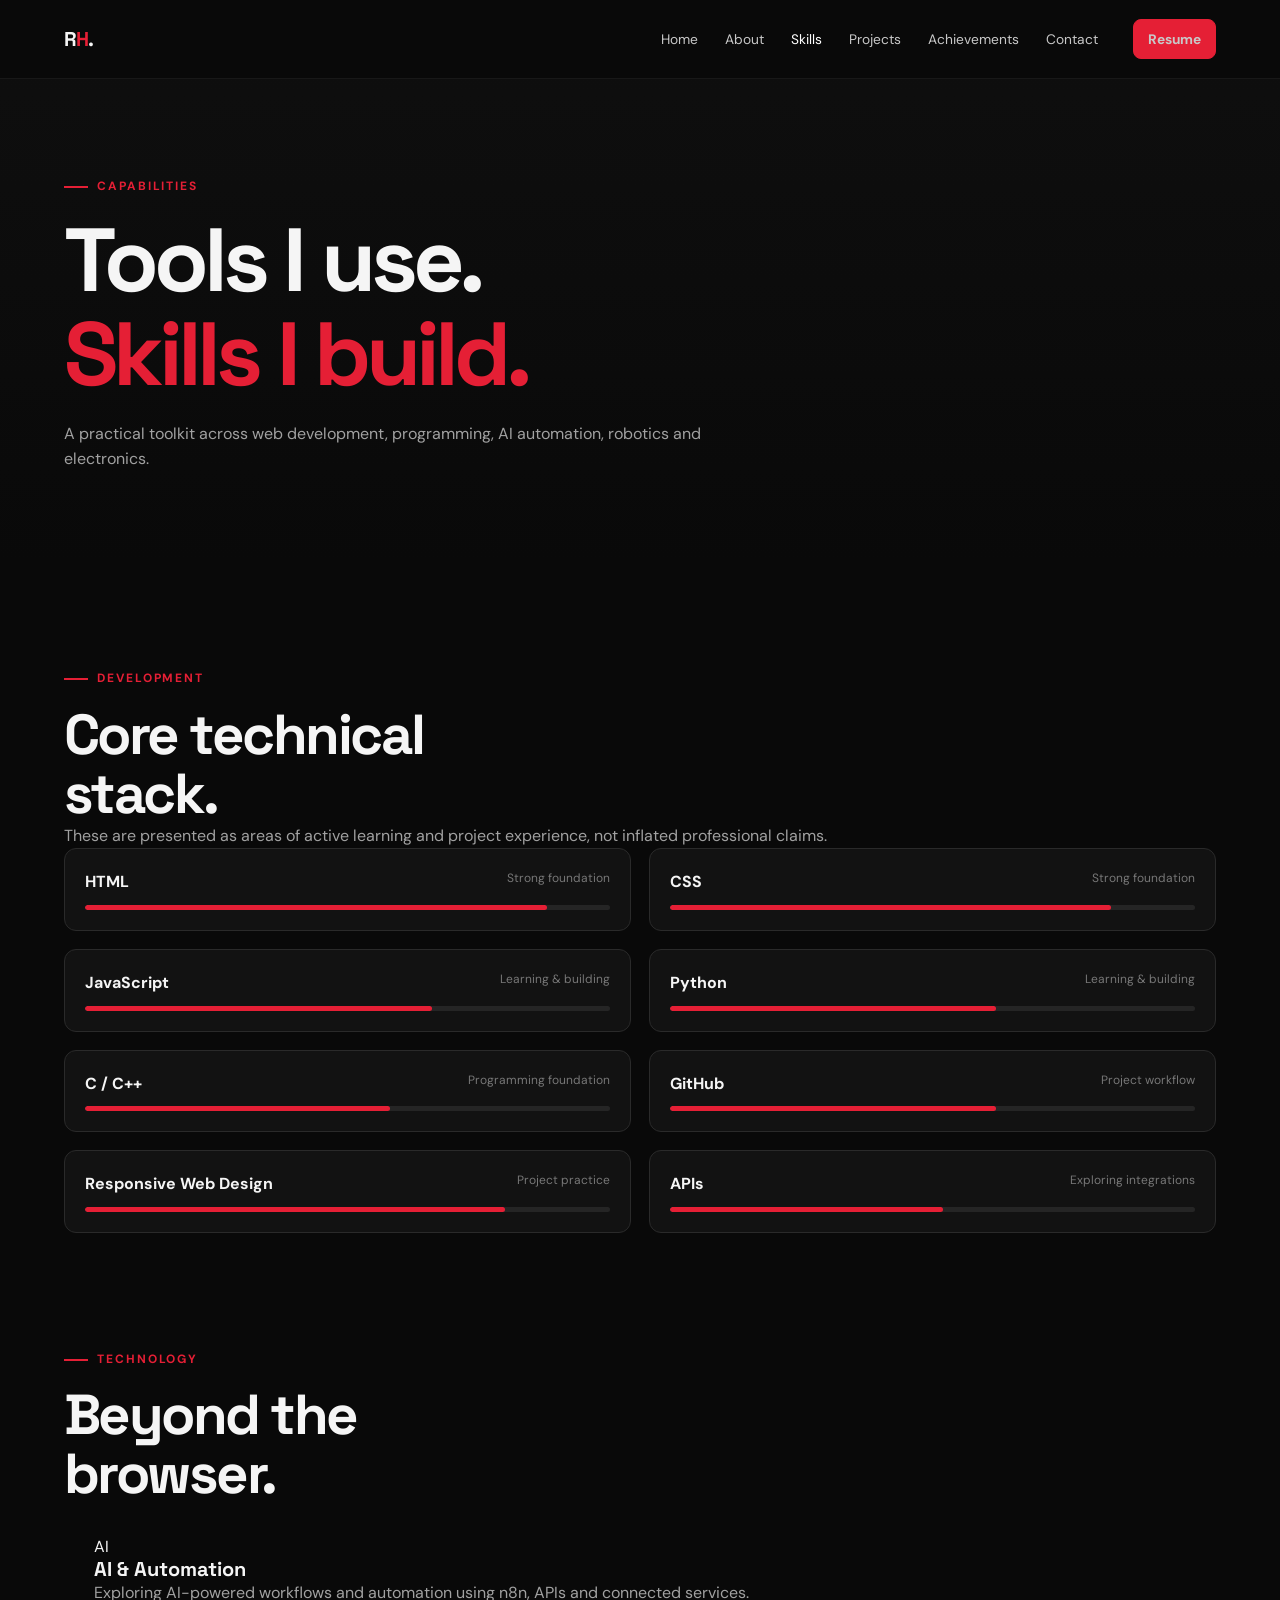
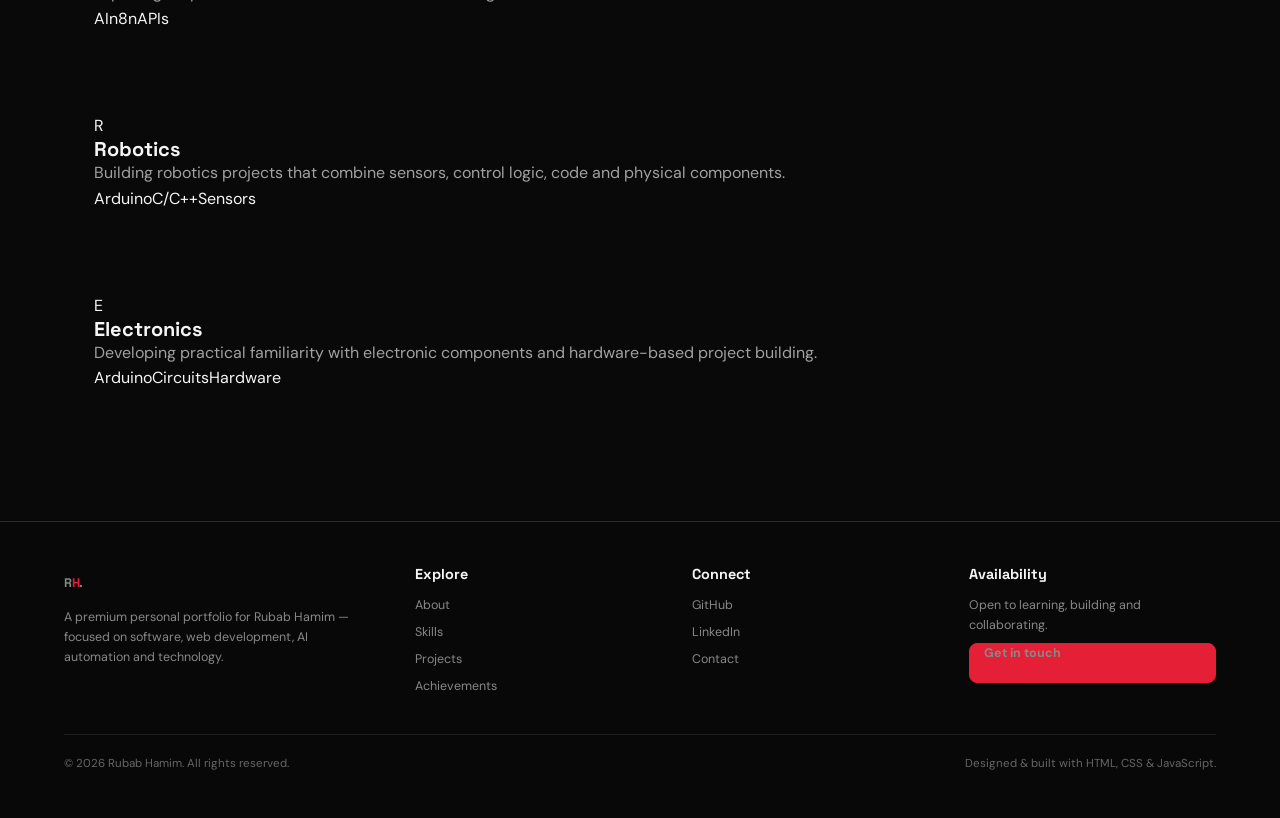
<file: skills.html>
<!DOCTYPE html>
<html lang="en">
<head>
<meta charset="UTF-8">
<meta name="viewport" content="width=device-width, initial-scale=1.0">
<meta name="description" content="Skills — Rubab Hamim, aspiring software engineer and technology enthusiast.">
<title>Skills | Rubab Hamim</title>
<link rel="stylesheet" href="css/style.css">
</head>
<body>

<header class="site-header">
  <div class="container nav">
    <a class="logo" href="index.html">R<span>H</span>.</a>
    <button class="menu-btn" aria-label="Open navigation" aria-expanded="false">☰</button>
    <nav class="nav-links">
      <a class="" href="index.html">Home</a>
      <a class="" href="about.html">About</a>
      <a class="active" href="skills.html">Skills</a>
      <a class="" href="projects.html">Projects</a>
      <a class="" href="achievements.html">Achievements</a>
      <a class="" href="contact.html">Contact</a>
      <a class="btn btn-primary btn-small nav-cta" href="resume.html">Resume</a>
    </nav>
  </div>
</header>


<main>
<section class="page-hero"><div class="container reveal"><span class="eyebrow">Capabilities</span><h1>Tools I use.<br><span style="color:var(--red)">Skills I build.</span></h1><p>A practical toolkit across web development, programming, AI automation, robotics and electronics.</p></div></section>
<section class="section"><div class="container">
  <div class="section-head reveal"><div><span class="eyebrow">Development</span><h2>Core technical<br>stack.</h2></div><p>These are presented as areas of active learning and project experience, not inflated professional claims.</p></div>
  <div class="grid skill-grid">
    <div class="skill reveal"><div class="skill-top"><strong>HTML</strong><span>Strong foundation</span></div><div class="bar"><i style="width:88%"></i></div></div>
    <div class="skill reveal"><div class="skill-top"><strong>CSS</strong><span>Strong foundation</span></div><div class="bar"><i style="width:84%"></i></div></div>
    <div class="skill reveal"><div class="skill-top"><strong>JavaScript</strong><span>Learning & building</span></div><div class="bar"><i style="width:66%"></i></div></div>
    <div class="skill reveal"><div class="skill-top"><strong>Python</strong><span>Learning & building</span></div><div class="bar"><i style="width:62%"></i></div></div>
    <div class="skill reveal"><div class="skill-top"><strong>C / C++</strong><span>Programming foundation</span></div><div class="bar"><i style="width:58%"></i></div></div>
    <div class="skill reveal"><div class="skill-top"><strong>GitHub</strong><span>Project workflow</span></div><div class="bar"><i style="width:62%"></i></div></div>
    <div class="skill reveal"><div class="skill-top"><strong>Responsive Web Design</strong><span>Project practice</span></div><div class="bar"><i style="width:80%"></i></div></div>
    <div class="skill reveal"><div class="skill-top"><strong>APIs</strong><span>Exploring integrations</span></div><div class="bar"><i style="width:52%"></i></div></div>
  </div>
</div></section>
<section class="section" style="padding-top:10px"><div class="container">
  <div class="section-head reveal"><div><span class="eyebrow">Technology</span><h2>Beyond the<br>browser.</h2></div></div>
  <div class="grid cards">
    <article class="card reveal"><div class="icon-box">AI</div><h3>AI & Automation</h3><p>Exploring AI-powered workflows and automation using n8n, APIs and connected services.</p><div class="tag-list"><span class="tag">AI</span><span class="tag">n8n</span><span class="tag">APIs</span></div></article>
    <article class="card reveal"><div class="icon-box">R</div><h3>Robotics</h3><p>Building robotics projects that combine sensors, control logic, code and physical components.</p><div class="tag-list"><span class="tag">Arduino</span><span class="tag">C/C++</span><span class="tag">Sensors</span></div></article>
    <article class="card reveal"><div class="icon-box">E</div><h3>Electronics</h3><p>Developing practical familiarity with electronic components and hardware-based project building.</p><div class="tag-list"><span class="tag">Arduino</span><span class="tag">Circuits</span><span class="tag">Hardware</span></div></article>
  </div>
</div></section>
</main>


<footer class="footer">
  <div class="container">
    <div class="footer-grid">
      <div>
        <a class="logo" href="index.html">R<span>H</span>.</a>
        <p style="max-width:310px;margin-top:14px">A premium personal portfolio for Rubab Hamim — focused on software, web development, AI automation and technology.</p>
      </div>
      <div><h4>Explore</h4><a href="about.html">About</a><a href="skills.html">Skills</a><a href="projects.html">Projects</a><a href="achievements.html">Achievements</a></div>
      <div><h4>Connect</h4><a href="#" aria-label="GitHub placeholder">GitHub</a><a href="#" aria-label="LinkedIn placeholder">LinkedIn</a><a href="contact.html">Contact</a></div>
      <div><h4>Availability</h4><p>Open to learning, building and collaborating.</p><a class="btn btn-primary btn-small" href="contact.html">Get in touch</a></div>
    </div>
    <div class="footer-bottom"><span>© <span data-year></span> Rubab Hamim. All rights reserved.</span><span>Designed & built with HTML, CSS & JavaScript.</span></div>
  </div>
</footer>

<script src="js/script.js"></script>
</body>
</html>
</file>
<file: css/style.css>
@import url('https://fonts.googleapis.com/css2?family=DM+Sans:wght@400;500;600;700&family=Space+Grotesk:wght@500;600;700&display=swap');

:root{
  --bg:#090909;
  --bg-soft:#101010;
  --panel:#151515;
  --panel-2:#1b1b1b;
  --line:#2a2a2a;
  --text:#f5f5f5;
  --muted:#a1a1a1;
  --red:#e51f35;
  --red-dark:#a80f20;
  --max:1180px;
  --radius:14px;
  --shadow:0 18px 50px rgba(0,0,0,.35);
}
*{box-sizing:border-box;margin:0;padding:0}
html{scroll-behavior:smooth}
body{
  font-family:"DM Sans",sans-serif;
  background:var(--bg);
  color:var(--text);
  line-height:1.6;
  overflow-x:hidden;
}
a{color:inherit;text-decoration:none}
img{display:block;max-width:100%}
button,input,textarea{font:inherit}
.container{width:min(var(--max),92%);margin:auto}
.section{padding:100px 0}
.eyebrow{
  display:inline-flex;align-items:center;gap:9px;
  color:var(--red);font-size:.75rem;font-weight:700;
  letter-spacing:.16em;text-transform:uppercase;margin-bottom:16px
}
.eyebrow::before{content:"";width:24px;height:2px;background:var(--red)}
h1,h2,h3,h4{font-family:"Space Grotesk",sans-serif;line-height:1.05}
h1{font-size:clamp(3rem,7vw,6.4rem);letter-spacing:-.055em}
h2{font-size:clamp(2.2rem,4.4vw,4.3rem);letter-spacing:-.045em}
h3{font-size:1.25rem}
p{color:var(--muted)}
.btn{
  display:inline-flex;align-items:center;justify-content:center;gap:10px;
  min-height:48px;padding:0 20px;border:1px solid var(--line);
  border-radius:8px;font-weight:700;font-size:.9rem;transition:.25s ease;
}
.btn-primary{background:var(--red);border-color:var(--red);color:#fff}
.btn-primary:hover{background:#ff2a42;transform:translateY(-2px)}
.btn-ghost:hover{border-color:var(--red);color:#fff;transform:translateY(-2px)}
.btn-small{min-height:40px;padding:0 14px;font-size:.82rem}
.grid{display:grid;gap:18px}
.site-header{
  position:fixed;top:0;left:0;right:0;z-index:1000;
  background:rgba(9,9,9,.82);backdrop-filter:blur(14px);
  border-bottom:1px solid rgba(255,255,255,.06)
}
.nav{height:74px;display:flex;align-items:center;justify-content:space-between}
.logo{font-family:"Space Grotesk";font-size:1.25rem;font-weight:700;letter-spacing:-.04em}
.logo span{color:var(--red)}
.nav-links{display:flex;align-items:center;gap:27px}
.nav-links a{font-size:.86rem;color:#c8c8c8;transition:.2s}
.nav-links a:hover,.nav-links a.active{color:#fff}
.nav-cta{margin-left:8px}
.menu-btn{display:none;background:none;border:0;color:#fff;font-size:1.5rem;cursor:pointer}
.hero{
  min-height:calc(100vh - 74px);
  padding:74px 0 0;
  display:flex;
  align-items:center;
  position:relative;
  isolation:isolate;
  overflow:hidden;
  background:
    radial-gradient(circle at 78% 45%,rgba(229,31,53,.09),transparent 32%),
    linear-gradient(180deg,#0a0a0a 0%,#090909 100%);
}
.hero::before{
  content:"";
  position:absolute;
  width:720px;height:720px;
  right:-220px;top:50%;
  transform:translateY(-50%);
  border-radius:50%;
  background:rgba(229,31,53,.08);
  filter:blur(100px);
  pointer-events:none;
  z-index:-2;
}
.hero-grid{
  width:100%;
  min-height:calc(100vh - 74px);
  display:flex;
  align-items:center;
  position:relative;
}
.hero-copy{
  width:min(760px,72%);
  position:relative;
  z-index:3;
  padding:40px 0 70px;
}
.hero-copy h1{
  max-width:850px;
  text-shadow:0 8px 30px rgba(0,0,0,.55);
}
.hero-copy p{
  max-width:650px;
  font-size:1.08rem;
  margin:25px 0 30px;
  color:#b5b5b5;
}
.hero-actions{display:flex;gap:12px;flex-wrap:wrap}
.hero-meta{display:flex;gap:34px;margin-top:45px;flex-wrap:wrap}
.meta strong{display:block;font-family:"Space Grotesk";font-size:1.25rem}
.meta span{font-size:.76rem;color:var(--muted)}
.hero-photo{
  position:absolute;
  right:-7%;
  top:0;
  height:100%;
  width:min(720px,60%);
  z-index:1;
  pointer-events:none;
}
.photo-frame{
  position:absolute;
  inset:0;
  border:0;
  border-radius:0;
  background:transparent;
  box-shadow:none;
  overflow:hidden;
}
.photo-frame::before{
  content:"";
  position:absolute;
  inset:0;
  z-index:2;
  background:
    linear-gradient(90deg,#090909 0%,rgba(9,9,9,.88) 16%,rgba(9,9,9,.28) 52%,rgba(9,9,9,.08) 100%),
    linear-gradient(0deg,rgba(9,9,9,.38),transparent 35%,rgba(9,9,9,.18));
}
.photo-frame::after{
  content:"";
  position:absolute;
  inset:0;
  z-index:3;
  background:linear-gradient(135deg,rgba(229,31,53,.12),transparent 35%,rgba(0,0,0,.18));
}
.photo-frame img{
  width:100%;
  height:100%;
  object-fit:cover;
  object-position:center 14%;
  opacity:.72;
  filter:saturate(.82) contrast(1.06);
}
.photo-tag{
  position:absolute;
  right:70px;
  bottom:80px;
  z-index:5;
  background:rgba(229,31,53,.92);
  padding:11px 15px;
  font-size:.68rem;
  font-weight:700;
  letter-spacing:.08em;
  text-transform:uppercase;
  border-radius:6px;
  box-shadow:0 12px 30px rgba(229,31,53,.22);
}
@keyframes scroll{to{transform:translateX(-50%)}}
.project-grid{grid-template-columns:repeat(3,1fr)}
.project-card{overflow:hidden;padding:0}
.project-image{height:210px;background:#202020;position:relative;overflow:hidden}
.project-image::after{content:"";position:absolute;inset:0;background:linear-gradient(180deg,transparent 45%,rgba(0,0,0,.65))}
.project-image .project-label{
  position:absolute;left:16px;bottom:14px;z-index:2;padding:5px 9px;
  background:var(--red);font-size:.67rem;font-weight:700;text-transform:uppercase
}
.project-body{padding:22px}
.project-body p{font-size:.86rem;margin:10px 0 18px}
.project-links{display:flex;gap:8px}
.feature{
  display:grid;grid-template-columns:1fr 1fr;gap:40px;align-items:center;
  background:#121212;border:1px solid var(--line);border-radius:18px;padding:18px
}
.feature-image{height:400px;border-radius:12px;overflow:hidden;background:#1d1d1d}
.feature-image img{width:100%;height:100%;object-fit:cover}
.feature-copy{padding:25px}
.feature-copy p{margin:16px 0 22px}
.stats{grid-template-columns:repeat(4,1fr)}
.stat{text-align:center;padding:25px;border-top:1px solid var(--line);border-bottom:1px solid var(--line)}
.stat strong{font-family:"Space Grotesk";font-size:2rem;display:block}
.stat span{color:var(--muted);font-size:.75rem;text-transform:uppercase;letter-spacing:.12em}
.timeline{position:relative;max-width:850px}
.timeline::before{content:"";position:absolute;left:9px;top:0;bottom:0;width:1px;background:var(--line)}
.timeline-item{position:relative;padding-left:42px;padding-bottom:40px}
.timeline-item::before{
  content:"";position:absolute;left:4px;top:5px;width:11px;height:11px;border-radius:50%;
  background:var(--red);box-shadow:0 0 0 5px rgba(229,31,53,.10)
}
.timeline-item .year{font-size:.72rem;color:var(--red);font-weight:700;letter-spacing:.12em;text-transform:uppercase}
.timeline-item p{margin-top:8px;font-size:.9rem}
.skill-grid{grid-template-columns:repeat(2,1fr)}
.skill{padding:20px;border:1px solid var(--line);background:#121212;border-radius:12px}
.skill-top{display:flex;justify-content:space-between;gap:20px;margin-bottom:10px}
.skill-top span{color:#777;font-size:.75rem}
.bar{height:5px;background:#252525;border-radius:99px;overflow:hidden}
.bar i{display:block;height:100%;background:var(--red);border-radius:99px}
.page-hero{padding:170px 0 90px;background:linear-gradient(180deg,#0f0f0f,#090909)}
.page-hero p{max-width:650px;margin-top:20px;font-size:1rem}
.contact-grid{grid-template-columns:.8fr 1.2fr}
.contact-list{display:grid;gap:12px;margin-top:25px}
.contact-item{padding:18px;border:1px solid var(--line);border-radius:10px;background:#111}
.contact-item small{display:block;color:#777;text-transform:uppercase;font-size:.65rem;letter-spacing:.12em;margin-bottom:5px}
.form{display:grid;gap:14px}
.form-row{display:grid;grid-template-columns:1fr 1fr;gap:14px}
input,textarea{
  width:100%;background:#111;border:1px solid var(--line);color:#fff;border-radius:8px;
  padding:14px 15px;outline:none;transition:.2s
}
input:focus,textarea:focus{border-color:var(--red)}
textarea{min-height:150px;resize:vertical}
.footer{border-top:1px solid var(--line);padding:45px 0;background:#080808}
.footer-grid{display:grid;grid-template-columns:1.3fr repeat(3,1fr);gap:30px}
.footer h4{font-size:.9rem;margin-bottom:14px}
.footer a,.footer p{font-size:.78rem;color:#888;display:block;margin:7px 0}
.footer a:hover{color:#fff}
.footer-bottom{border-top:1px solid #1d1d1d;margin-top:30px;padding-top:20px;color:#666;font-size:.72rem;display:flex;justify-content:space-between}
.resume{max-width:900px;margin:auto;background:#f5f5f5;color:#161616;padding:55px;border-radius:10px}
.resume p{color:#555}
.resume h1,.resume h2,.resume h3{color:#111}
.resume h1{font-size:3rem}
.resume-head{display:flex;justify-content:space-between;gap:30px;border-bottom:2px solid #ddd;padding-bottom:25px;margin-bottom:28px}
.resume-section{margin-top:28px}
.resume-section h2{font-size:1.1rem;border-bottom:1px solid #ddd;padding-bottom:8px;margin-bottom:12px;text-transform:uppercase;letter-spacing:.08em}
.resume-row{display:flex;justify-content:space-between;gap:20px;margin:12px 0}
.resume-row small{color:#666}
.reveal{opacity:0;transform:translateY(18px);transition:.7s ease}
.reveal.show{opacity:1;transform:none}
.toast{
  position:fixed;right:20px;bottom:20px;z-index:2000;background:#fff;color:#111;
  padding:13px 16px;border-radius:8px;box-shadow:var(--shadow);display:none;font-size:.85rem
}
@media(max-width:900px){
  .nav-links{
    position:absolute;top:74px;left:0;right:0;background:#0c0c0c;
    border-bottom:1px solid var(--line);display:none;flex-direction:column;
    align-items:stretch;padding:18px 4%
  }
  .nav-links.open{display:flex}
  .nav-links a{padding:10px 0}
  .nav-cta{margin:0}
  .menu-btn{display:block}
  .hero-grid,.feature,.contact-grid{grid-template-columns:1fr}
  .hero-photo{justify-self:center;max-width:460px}
  .cards,.project-grid{grid-template-columns:1fr 1fr}
  .stats{grid-template-columns:1fr 1fr}
  .footer-grid{grid-template-columns:1fr 1fr}
}
@media(max-width:600px){
  .section{padding:72px 0}
  h1{font-size:clamp(2.8rem,14vw,4.5rem)}
  .section-head{display:block}
  .section-head p{margin-top:15px}
  .hero{min-height:auto;padding:140px 0 70px}
  .hero-copy p{font-size:.96rem}
  .hero-meta{gap:20px;margin-top:32px}
  .photo-tag{right:10px}
  .cards,.project-grid,.skill-grid,.stats,.footer-grid{grid-template-columns:1fr}
  .form-row{grid-template-columns:1fr}
  .feature-image{height:280px}
  .feature-copy{padding:10px 4px 20px}
  .page-hero{padding:140px 0 70px}
  .footer-bottom{display:block}
  .footer-bottom span{display:block;margin-top:6px}
  .resume{padding:25px}
  .resume-head{display:block}
  .resume h1{font-size:2.3rem}
  .resume-row{display:block}
}


/* Premium desktop refinements */
@media(min-width:1200px){
  .container{width:min(1240px,90%)}
  .nav{height:78px}
  .hero-copy{padding-left:20px}
  .hero-copy h1{font-size:clamp(4.2rem,6.4vw,6.8rem)}
  .hero-copy p{font-size:1.12rem}
  .cards,.project-grid{gap:22px}
  .card{padding:30px}
  .project-card{padding:0}
}
@media(max-width:900px){
  .hero{
    min-height:auto;
    padding:120px 0 70px;
  }
  .hero-grid{
    min-height:auto;
    display:block;
  }
  .hero-copy{
    width:100%;
    max-width:700px;
    padding:20px 0 0;
  }
  .hero-photo{
    position:absolute;
    right:-18%;
    top:4%;
    height:95%;
    width:92%;
    opacity:.38;
  }
  .photo-frame::before{
    background:
      linear-gradient(90deg,#090909 0%,rgba(9,9,9,.8) 28%,rgba(9,9,9,.25) 100%),
      linear-gradient(0deg,rgba(9,9,9,.5),transparent 50%);
  }
  .photo-tag{display:none}
  .hero-copy h1,.hero-copy p,.hero-actions,.hero-meta{position:relative;z-index:4}
}
@media(max-width:600px){
  .hero{
    padding:110px 0 55px;
  }
  .hero-copy{
    padding:25px 0 10px;
  }
  .hero-photo{
    right:-32%;
    top:6%;
    width:115%;
    height:92%;
    opacity:.28;
  }
  .hero-copy p{font-size:.94rem}
  .hero-meta{gap:18px}
}


/* Portrait safety: keep the head/face visible wherever the profile photo is used. */
.photo-frame img,
.feature-image img{
  object-position:center top !important;
}
.feature-image{
  position:relative;
}
.feature-image::after{
  content:"";
  position:absolute;
  inset:0;
  pointer-events:none;
  background:linear-gradient(180deg,rgba(0,0,0,.03),transparent 55%,rgba(0,0,0,.28));
}

/* Homepage layout inspired by the supplied premium reference mockup. */
.top-strip{
  height:38px;
  border-bottom:1px solid #1d1d1d;
  background:#070707;
  color:#8f8f8f;
  font-size:.68rem;
}
.top-strip .container{
  height:100%;
  display:flex;
  justify-content:space-between;
  align-items:center;
}
.top-contact{display:flex;gap:24px}
.top-contact span{display:inline-flex;align-items:center;gap:7px}
.top-contact b{color:var(--red);font-size:.72rem}
.brand-mark{
  display:inline-flex;align-items:center;gap:10px;
}
.brand-mark .mark{
  width:30px;height:30px;border:2px solid var(--red);
  color:var(--red);display:grid;place-items:center;
  font-family:"Space Grotesk";font-weight:700;font-size:.75rem;
}
.home-nav{top:38px}
.home-nav .nav{height:78px}
.home-nav .logo{display:flex;align-items:center;gap:10px}
.home-nav .logo .mark{
  width:30px;height:30px;display:grid;place-items:center;
  border:2px solid var(--red);color:var(--red);font-size:.72rem
}
.home-nav .nav-links{gap:28px}
.home-nav .nav-links a.active{
  color:#fff;position:relative
}
.home-nav .nav-links a.active::after{
  content:"";position:absolute;left:0;right:0;bottom:-10px;height:2px;background:var(--red)
}
.home-nav .nav-cta{border-color:#4b161c}
.hero-reference{
  min-height:calc(100vh - 116px);
  padding-top:116px;
}
.hero-reference .hero-grid{
  min-height:calc(100vh - 116px);
}
.hero-reference .hero-copy{
  padding-top:30px;
}
.hero-reference .hero-copy h1{
  max-width:600px;
  font-size:clamp(4rem,7.2vw,7rem);
  text-transform:uppercase;
  letter-spacing:-.065em;
}
.hero-reference .hero-copy .hero-kicker{
  display:inline-flex;
  align-items:center;
  gap:10px;
  font-size:.82rem;
  font-weight:700;
  letter-spacing:.08em;
  text-transform:uppercase;
  margin-bottom:16px;
}
.hero-reference .hero-kicker::before{
  content:"";
  width:9px;height:9px;border-radius:50%;background:var(--red);
}
.hero-reference .hero-title-red{color:var(--red)}
.hero-reference .hero-role{
  display:inline-flex;
  border:1px solid #3c3c3c;
  border-left:2px solid var(--red);
  padding:10px 14px;
  font-size:.78rem;
  font-weight:700;
  letter-spacing:.05em;
  text-transform:uppercase;
}
.hero-reference .hero-photo{
  right:-2%;
  width:min(680px,58%);
}
.hero-reference .photo-frame img{
  opacity:.78;
}
.hero-reference .hero-photo::after{
  content:"";
  position:absolute;
  left:-70px;right:-20px;bottom:0;height:120px;
  background:linear-gradient(0deg,#090909,transparent);
  z-index:4;
}
.social-row{
  display:flex;align-items:center;gap:9px;margin-top:28px;
}
.social-row > span{font-size:.74rem;color:#888;margin-right:4px}
.social-btn{
  width:36px;height:36px;border:1px solid #333;border-radius:50%;
  display:grid;place-items:center;font-size:.72rem;color:#ddd;transition:.2s
}
.social-btn:hover{border-color:var(--red);color:var(--red);transform:translateY(-2px)}
.hero-side-nav{
  position:absolute;right:0;top:50%;transform:translateY(-50%);
  display:grid;gap:13px;text-align:right;z-index:6
}
.hero-side-nav span{
  font-family:"Space Grotesk";font-size:.68rem;color:#666;
  border-right:1px solid #444;padding:3px 10px 3px 0;
}
.hero-side-nav span.active{color:var(--red);border-color:var(--red)}
.reference-stats{
  margin-top:-80px;position:relative;z-index:10;
}
.reference-stats .stats-panel{
  display:grid;grid-template-columns:repeat(4,1fr);
  background:rgba(16,16,16,.94);border:1px solid #292929;border-radius:9px;
  overflow:hidden;box-shadow:0 20px 60px rgba(0,0,0,.3);
}
.reference-stat{
  padding:26px 22px;text-align:center;border-right:1px solid #292929;
}
.reference-stat:last-child{border-right:0}
.reference-stat .stat-icon{color:var(--red);font-size:1.25rem;margin-bottom:8px}
.reference-stat strong{display:block;font-family:"Space Grotesk";font-size:1.35rem}
.reference-stat span{display:block;color:#777;font-size:.67rem;text-transform:uppercase;letter-spacing:.11em;margin-top:3px}

@media(max-width:900px){
  .top-strip{display:none}
  .home-nav{top:0}
  .home-nav .nav{height:74px}
  .hero-reference{min-height:auto;padding-top:118px}
  .hero-reference .hero-grid{min-height:calc(100vh - 118px)}
  .hero-reference .hero-copy h1{font-size:clamp(3.3rem,14vw,5.5rem)}
  .hero-reference .hero-photo{right:-18%;width:95%;opacity:.45}
  .hero-side-nav{display:none}
  .reference-stats{margin-top:-30px}
  .reference-stats .stats-panel{grid-template-columns:1fr 1fr}
  .reference-stat:nth-child(2){border-right:0}
  .reference-stat:nth-child(-n+2){border-bottom:1px solid #292929}
}
@media(max-width:600px){
  .hero-reference{padding-top:102px}
  .hero-reference .hero-copy h1{font-size:clamp(3rem,16vw,4.6rem)}
  .hero-reference .hero-photo{right:-38%;width:125%;opacity:.3}
  .reference-stats{margin-top:-10px}
  .reference-stat{padding:20px 10px}
  .reference-stat strong{font-size:1.05rem}
  .reference-stat span{font-size:.58rem}
}
</file>
